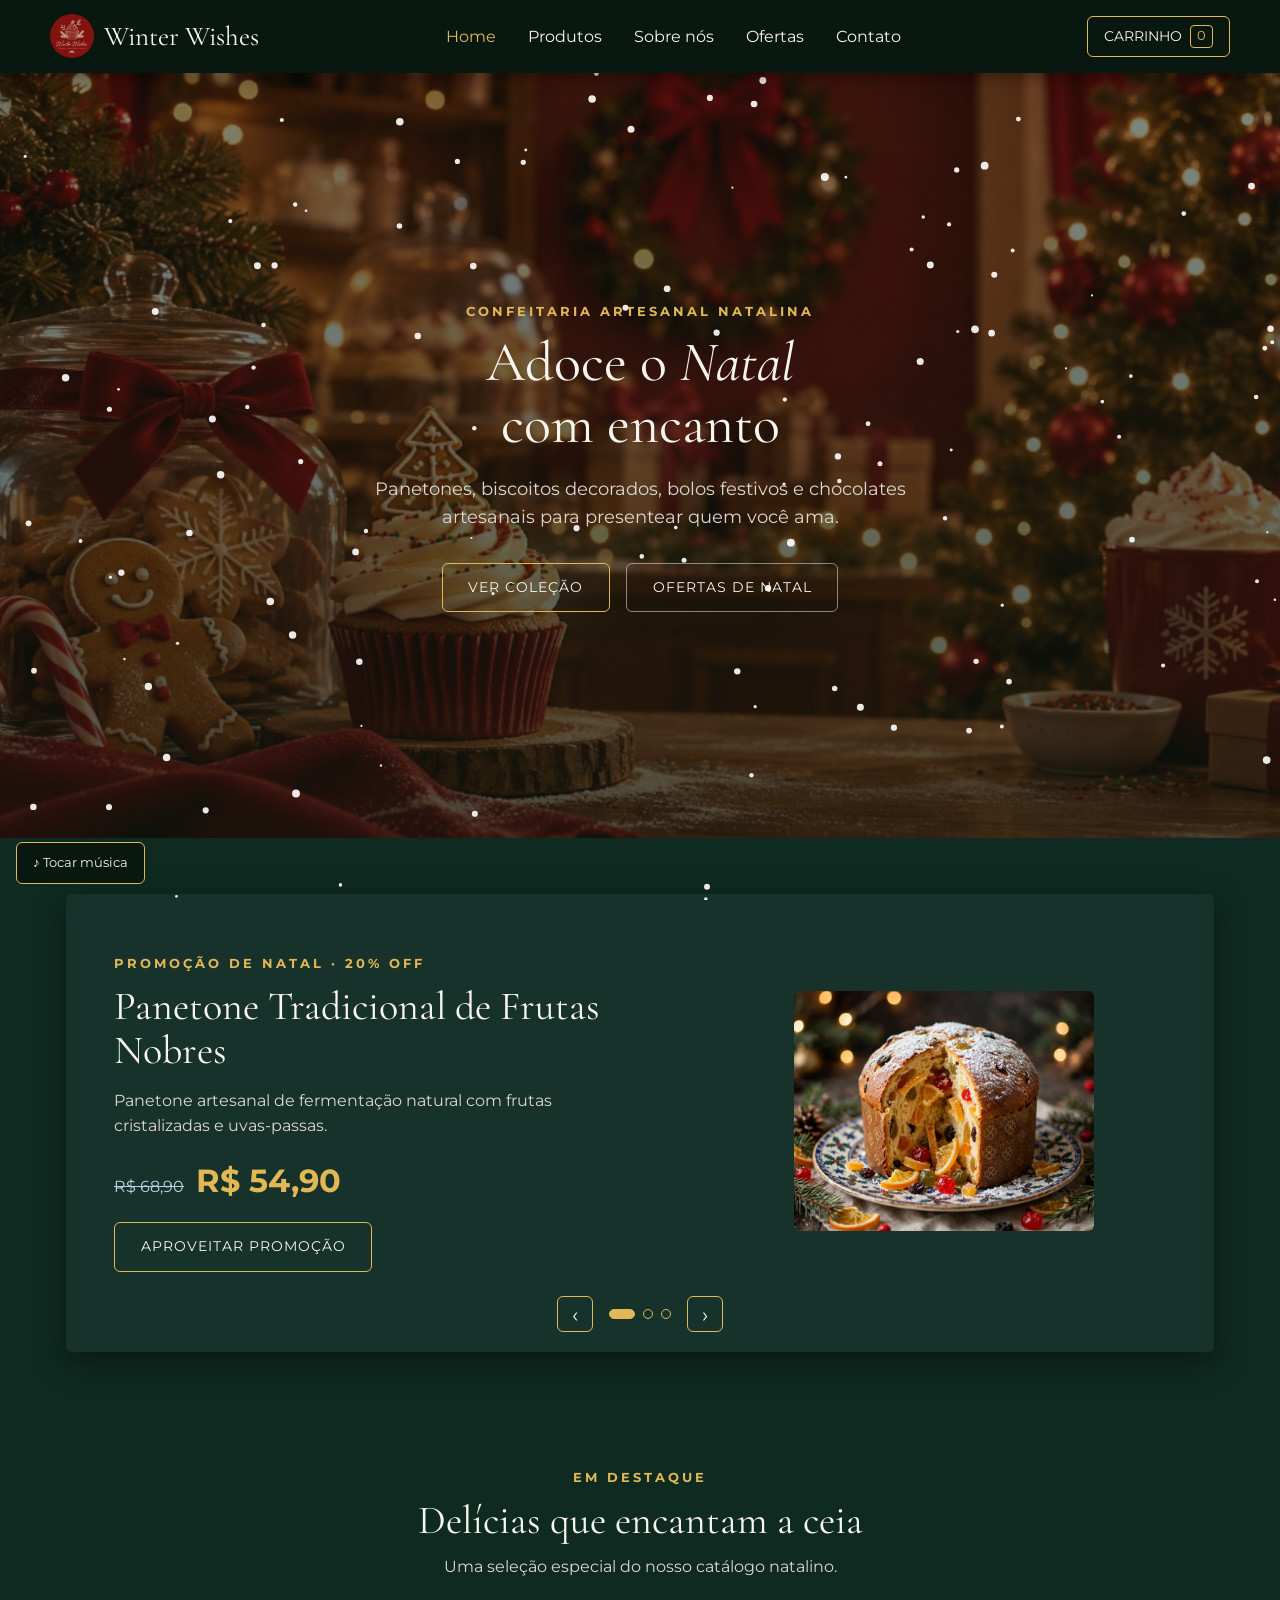
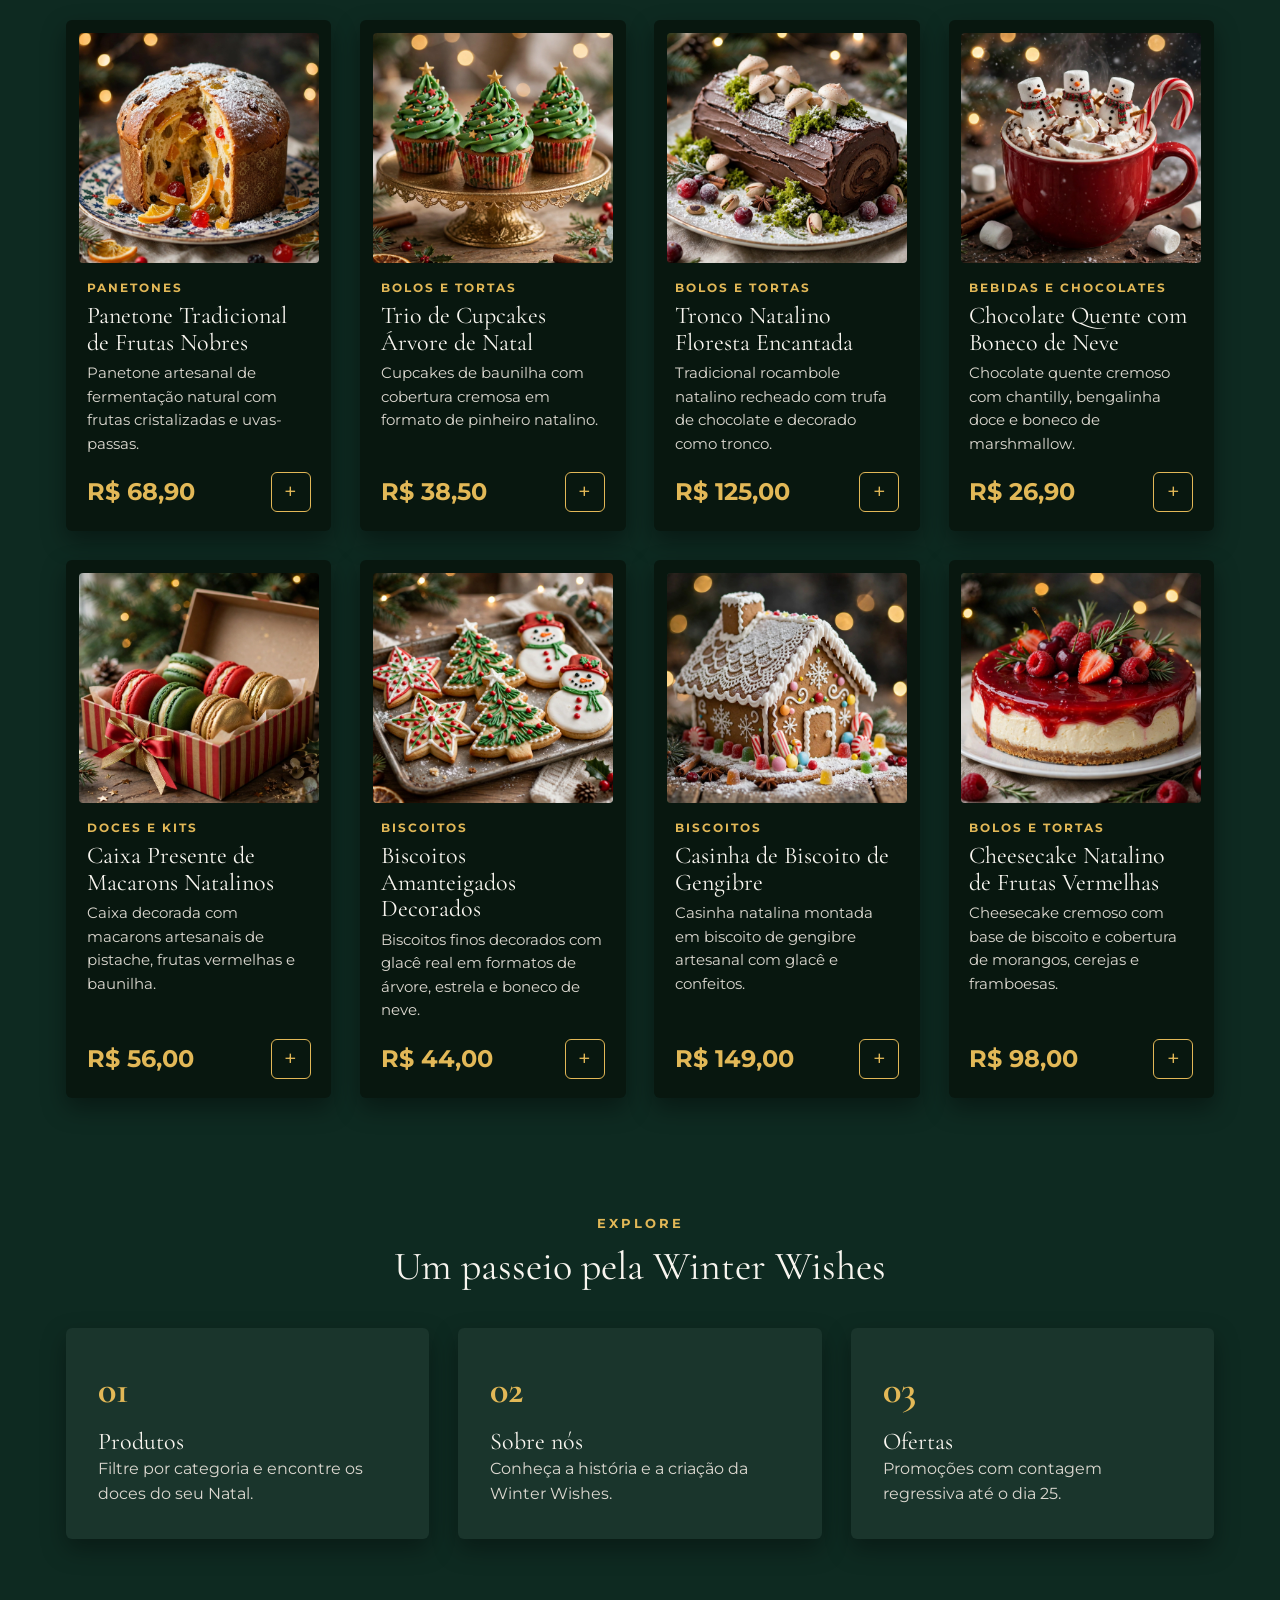
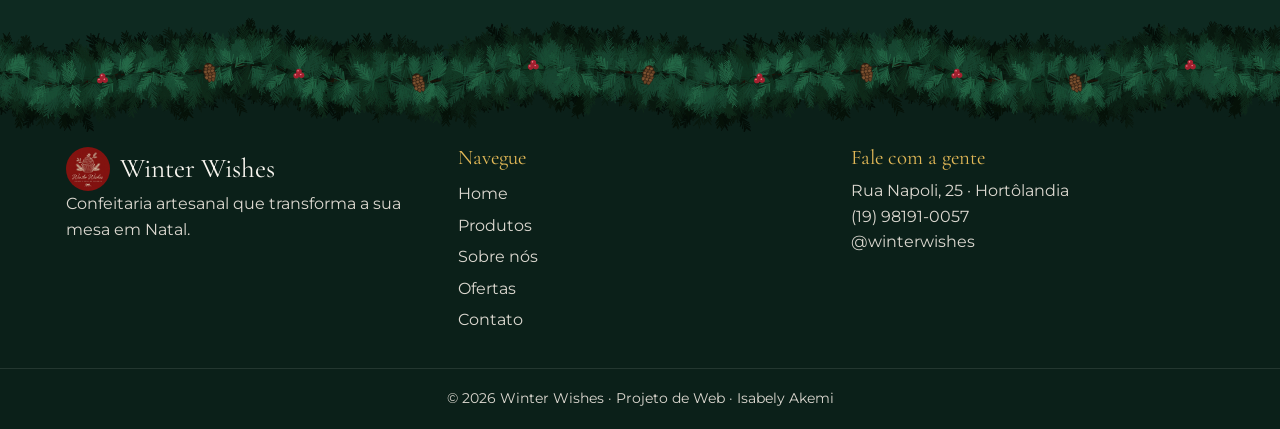
<file: index.html>
<!DOCTYPE html>
<html lang="pt-br">

<head>
  <meta charset="UTF-8">
  <meta name="viewport" content="width=device-width, initial-scale=1.0">
  <meta name="description"
    content="Winter Wishes: confeitaria artesanal natalina com panetones, bolos, biscoitos e kits.">
  <title>Winter Wishes | Home</title>
  <link rel="icon" href="img/favicon.png">
  <link rel="preconnect" href="https://fonts.googleapis.com">
  <link rel="preconnect" href="https://fonts.gstatic.com" crossorigin>
  <link
    href="https://fonts.googleapis.com/css2?family=Cormorant+Garamond:ital,wght@0,400;0,600;0,700;1,400;1,600&family=Montserrat:wght@300;400;500;600&display=swap"
    rel="stylesheet">
  <link rel="stylesheet" href="css/style.css">
  <link rel="stylesheet" href="css/responsivo.css">
</head>

<body>
  <header class="topo">
    <div class="container barra">
      <a href="index.html" class="logo" aria-label="Winter Wishes, página inicial"><img src="img/logo.png"
          alt="Logo Winter Wishes" class="logo-img">Winter Wishes</a>
      <nav class="menu" id="menu" aria-label="Menu principal">
        <a href="index.html" class="ativo">Home</a>
        <a href="produtos.html">Produtos</a>
        <a href="sobre.html">Sobre nós</a>
        <a href="ofertas.html">Ofertas</a>
        <a href="contato.html">Contato</a>
      </nav>
      <div class="acoes">
        <button class="btn-carrinho" id="abrir-carrinho" aria-label="Abrir carrinho">Carrinho <span
            id="qtd-carrinho">0</span></button>
        <button class="btn-menu" id="btn-menu" aria-label="Abrir menu"
          aria-expanded="false"><i></i><i></i><i></i></button>
      </div>
    </div>
  </header>
  <main>
    <section class="hero">
      <div class="hero-texto">
        <span class="selo">Confeitaria artesanal natalina</span>
        <h1>Adoce o <em>Natal</em><br>com encanto</h1>
        <p>Panetones, biscoitos decorados, bolos festivos e chocolates artesanais para presentear quem você ama.</p>
        <div class="hero-botoes">
          <a href="produtos.html" class="botao">Ver coleção</a>
          <a href="ofertas.html" class="botao vazado">Ofertas de Natal</a>
        </div>
      </div>
    </section>

    <section>
      <div class="container">
        <div class="slider" id="slider">
          <article class="slide ativo">
            <div class="slide-texto">
              <span class="selo">Promoção de Natal · 20% OFF</span>
              <h2>Panetone Tradicional de Frutas Nobres</h2>
              <p>Panetone artesanal de fermentação natural com frutas cristalizadas e uvas-passas.</p>
              <p class="slide-preco"><s>R$ 68,90</s> <strong>R$ 54,90</strong></p>
              <a href="produtos.html" class="botao">Aproveitar promoção</a>
            </div>
            <img src="img/produtos/panetone-tradicional-frutas.jpg" alt="Panetone Tradicional de Frutas Nobres"
              class="slide-foto">
          </article>
          <article class="slide">
            <div class="slide-texto">
              <span class="selo">Oferta Especial · 25% OFF</span>
              <h2>Tronco Natalino Floresta Encantada</h2>
              <p>Tradicional rocambole natalino recheado com trufa de chocolate e decorado como tronco.</p>
              <p class="slide-preco"><s>R$ 125,00</s> <strong>R$ 93,90</strong></p>
              <a href="produtos.html" class="botao">Aproveitar promoção</a>
            </div>
            <img src="img/produtos/tronco-natalino-chocolate.jpg" alt="Tronco Natalino Floresta Encantada"
              class="slide-foto">
          </article>
          <article class="slide">
            <div class="slide-texto">
              <span class="selo">Desconto Especial · 30% OFF</span>
              <h2>Casinha de Biscoito de Gengibre</h2>
              <p>Casinha natalina montada em biscoito de gengibre artesanal com glacê e confeitos.</p>
              <p class="slide-preco"><s>R$ 149,00</s> <strong>R$ 104,90</strong></p>
              <a href="produtos.html" class="botao">Aproveitar promoção</a>
            </div>
            <img src="img/produtos/casinha-biscoito-gengibre.jpg" alt="Casinha de Biscoito de Gengibre"
              class="slide-foto">
          </article>
          <div class="slider-controles">
            <button id="anterior" aria-label="Slide anterior">‹</button>
            <div class="pontos" id="pontos"></div>
            <button id="proximo" aria-label="Próximo slide">›</button>
          </div>
        </div>
      </div>
    </section>

    <section>
      <div class="container">
        <div class="cabecalho-secao revelar">
          <span class="selo">Em destaque</span>
          <h2>Delícias que encantam a ceia</h2>
          <p>Uma seleção especial do nosso catálogo natalino.</p>
        </div>
        <div class="grade-produtos" id="destaques"></div>
      </div>
    </section>

    <section>
      <div class="container">
        <div class="cabecalho-secao revelar">
          <span class="selo">Explore</span>
          <h2>Um passeio pela Winter Wishes</h2>
        </div>
        <div class="chamadas">
          <a href="produtos.html" class="chamada revelar"><b>01</b>
            <h3>Produtos</h3>
            <p>Filtre por categoria e encontre os doces do seu Natal.</p>
          </a>
          <a href="sobre.html" class="chamada revelar"><b>02</b>
            <h3>Sobre nós</h3>
            <p>Conheça a história e a criação da Winter Wishes.</p>
          </a>
          <a href="ofertas.html" class="chamada revelar"><b>03</b>
            <h3>Ofertas</h3>
            <p>Promoções com contagem regressiva até o dia 25.</p>
          </a>
        </div>
      </div>
    </section>
    <div class="modal" id="modal" hidden>
      <div class="modal-caixa" role="dialog" aria-modal="true" aria-labelledby="modal-nome">
        <button class="fechar" id="fechar-modal" aria-label="Fechar">×</button>
        <div class="modal-arte" id="modal-arte"></div>
        <div class="modal-info">
          <small id="modal-categoria"></small>
          <h2 id="modal-nome"></h2>
          <p id="modal-descricao"></p>
          <strong id="modal-preco"></strong>
          <button class="botao" id="modal-comprar">Adicionar ao carrinho</button>
        </div>
      </div>
    </div>
  </main>
  <footer class="rodape">
    <div class="container rodape-grade">
      <div>
        <a href="index.html" class="logo"><img src="img/logo.png" alt="Logo Winter Wishes" class="logo-img">Winter
          Wishes</a>
        <p>Confeitaria artesanal que transforma a sua mesa em Natal.</p>
      </div>
      <nav aria-label="Rodapé">
        <h3>Navegue</h3>
        <a href="index.html">Home</a>
        <a href="produtos.html">Produtos</a>
        <a href="sobre.html">Sobre nós</a>
        <a href="ofertas.html">Ofertas</a>
        <a href="contato.html">Contato</a>
      </nav>
      <div>
        <h3>Fale com a gente</h3>
        <p>Rua Napoli, 25 · Hortôlandia</p>
        <p>(19) 98191-0057</p>
        <p>@winterwishes</p>
      </div>
    </div>
    <p class="direitos">&copy; 2026 Winter Wishes · Projeto de Web · Isabely Akemi</p>
  </footer>
  <canvas id="neve" aria-hidden="true"></canvas>
  <button class="flutuante musica" id="btn-musica" aria-label="Ligar ou desligar a música">♪ Tocar música</button>
  <button class="flutuante topo-btn" id="topo" aria-label="Voltar ao topo">↑</button>
  <script src="js/produtos.js"></script>
  <script src="js/script.js"></script>
</body>

</html>
</file>
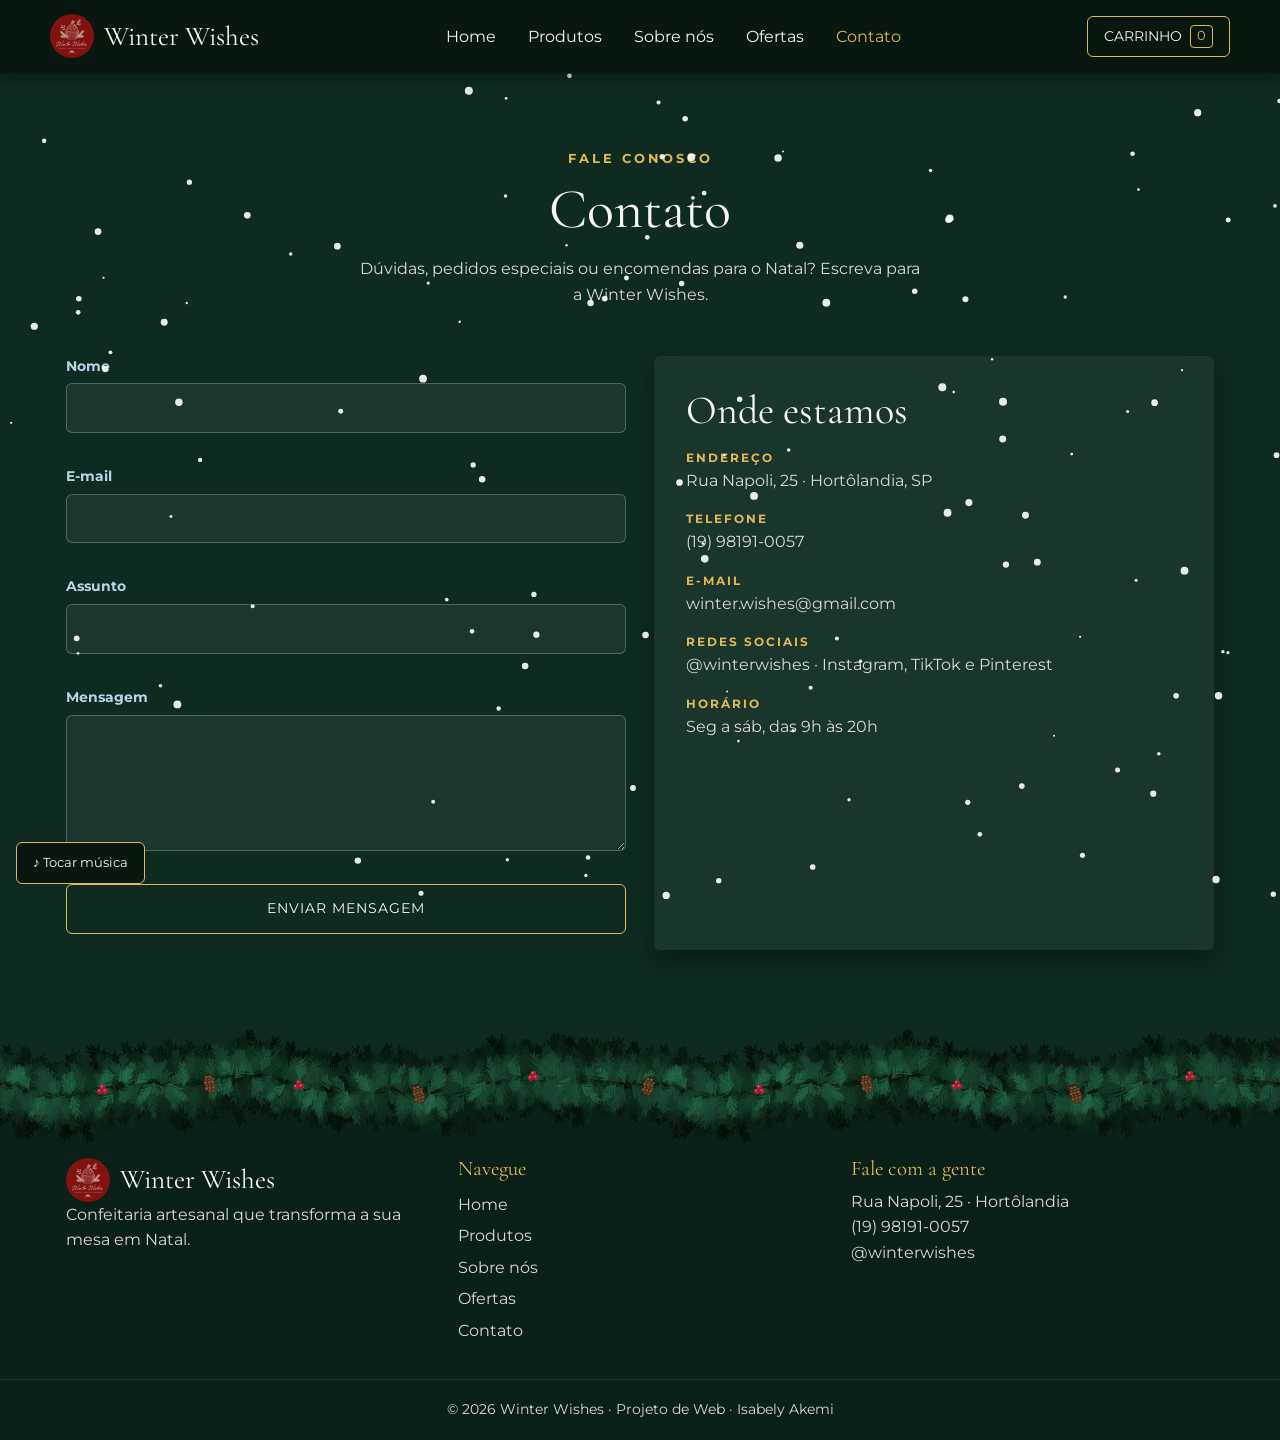
<file: contato.html>
<!DOCTYPE html>
<html lang="pt-br">

<head>
  <meta charset="UTF-8">
  <meta name="viewport" content="width=device-width, initial-scale=1.0">
  <meta name="description"
    content="Winter Wishes: confeitaria artesanal natalina com panetones, bolos, biscoitos e kits.">
  <title>Winter Wishes | Contato</title>
  <link rel="icon" href="img/favicon.png">
  <link rel="preconnect" href="https://fonts.googleapis.com">
  <link rel="preconnect" href="https://fonts.gstatic.com" crossorigin>
  <link
    href="https://fonts.googleapis.com/css2?family=Cormorant+Garamond:ital,wght@0,400;0,600;0,700;1,400;1,600&family=Montserrat:wght@300;400;500;600&display=swap"
    rel="stylesheet">
  <link rel="stylesheet" href="css/style.css">
  <link rel="stylesheet" href="css/responsivo.css">
</head>

<body>
  <header class="topo">
    <div class="container barra">
      <a href="index.html" class="logo" aria-label="Winter Wishes, página inicial"><img src="img/logo.png"
          alt="Logo Winter Wishes" class="logo-img">Winter Wishes</a>
      <nav class="menu" id="menu" aria-label="Menu principal">
        <a href="index.html">Home</a>
        <a href="produtos.html">Produtos</a>
        <a href="sobre.html">Sobre nós</a>
        <a href="ofertas.html">Ofertas</a>
        <a href="contato.html" class="ativo">Contato</a>
      </nav>
      <div class="acoes">
        <button class="btn-carrinho" id="abrir-carrinho" aria-label="Abrir carrinho">Carrinho <span
            id="qtd-carrinho">0</span></button>
        <button class="btn-menu" id="btn-menu" aria-label="Abrir menu"
          aria-expanded="false"><i></i><i></i><i></i></button>
      </div>
    </div>
  </header>
  <main>
    <section class="pagina-topo">
      <div class="container">
        <span class="selo">Fale conosco</span>
        <h1>Contato</h1>
        <p>Dúvidas, pedidos especiais ou encomendas para o Natal? Escreva para a Winter Wishes.</p>
      </div>
    </section>
    <section class="sem-topo">
      <div class="container duas-colunas">
        <form id="form-contato" class="formulario" novalidate>
          <label class="campo">Nome<input type="text" id="nome" autocomplete="name"><small class="erro"
              data-erro="nome"></small></label>
          <label class="campo">E-mail<input type="email" id="email" autocomplete="email"><small class="erro"
              data-erro="email"></small></label>
          <label class="campo">Assunto<input type="text" id="assunto"><small class="erro"
              data-erro="assunto"></small></label>
          <label class="campo">Mensagem<textarea id="mensagem" rows="5"></textarea><small class="erro"
              data-erro="mensagem"></small></label>
          <button class="botao" type="submit">Enviar mensagem</button>
          <p class="mensagem-form" id="mensagem-form" aria-live="polite"></p>
        </form>
        <aside class="info-contato revelar">
          <h2>Onde estamos</h2>
          <p><b>Endereço</b>Rua Napoli, 25 · Hortôlandia, SP</p>
          <p><b>Telefone</b>(19) 98191-0057</p>
          <p><b>E-mail</b>winter.wishes@gmail.com</p>
          <p><b>Redes sociais</b>@winterwishes · Instagram, TikTok e Pinterest</p>
          <p><b>Horário</b>Seg a sáb, das 9h às 20h</p>
        </aside>
      </div>
    </section>
  </main>
  <footer class="rodape">
    <div class="container rodape-grade">
      <div>
        <a href="index.html" class="logo"><img src="img/logo.png" alt="Logo Winter Wishes" class="logo-img">Winter
          Wishes</a>
        <p>Confeitaria artesanal que transforma a sua mesa em Natal.</p>
      </div>
      <nav aria-label="Rodapé">
        <h3>Navegue</h3>
        <a href="index.html">Home</a>
        <a href="produtos.html">Produtos</a>
        <a href="sobre.html">Sobre nós</a>
        <a href="ofertas.html">Ofertas</a>
        <a href="contato.html">Contato</a>
      </nav>
      <div>
        <h3>Fale com a gente</h3>
        <p>Rua Napoli, 25 · Hortôlandia</p>
        <p>(19) 98191-0057</p>
        <p>@winterwishes</p>
      </div>
    </div>
    <p class="direitos">&copy; 2026 Winter Wishes · Projeto de Web · Isabely Akemi</p>
  </footer>
  <canvas id="neve" aria-hidden="true"></canvas>
  <button class="flutuante musica" id="btn-musica" aria-label="Ligar ou desligar a música">♪ Tocar música</button>
  <button class="flutuante topo-btn" id="topo" aria-label="Voltar ao topo">↑</button>
  <script src="js/produtos.js"></script>
  <script src="js/script.js"></script>
</body>

</html>
</file>
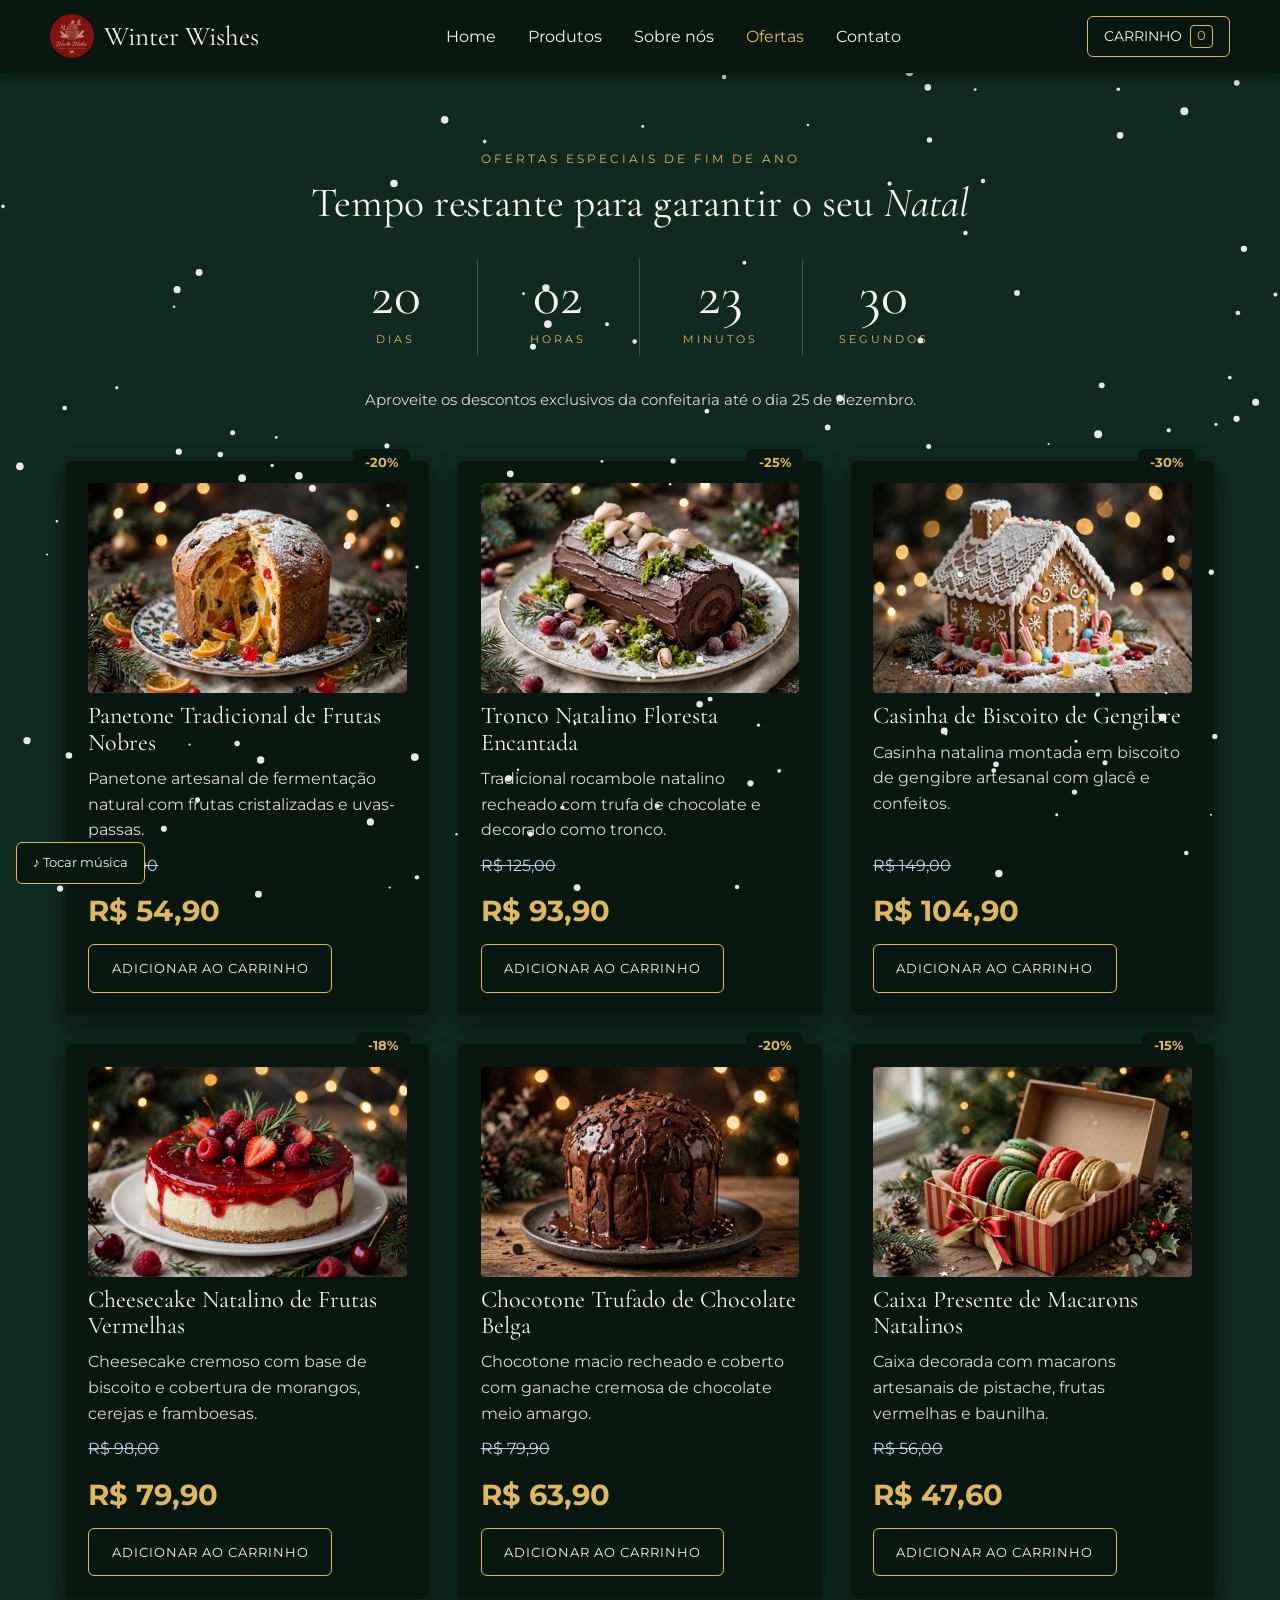
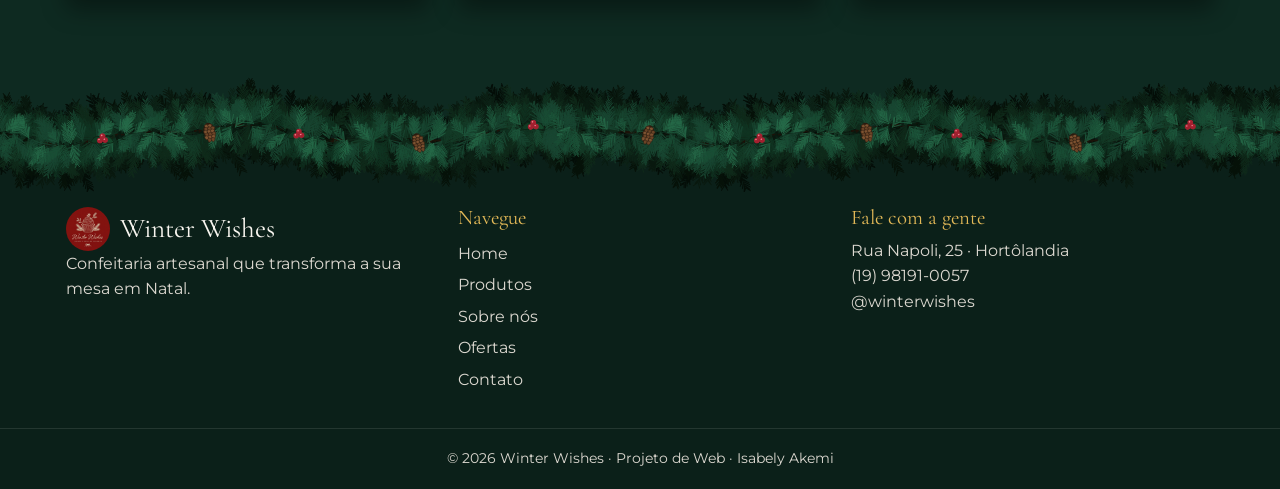
<file: ofertas.html>
<!DOCTYPE html>
<html lang="pt-br">

<head>
  <meta charset="UTF-8">
  <meta name="viewport" content="width=device-width, initial-scale=1.0">
  <meta name="description"
    content="Winter Wishes: confeitaria artesanal natalina com panetones, bolos, biscoitos e kits.">
  <title>Winter Wishes | Ofertas</title>
  <link rel="icon" href="img/favicon.png">
  <link rel="preconnect" href="https://fonts.googleapis.com">
  <link rel="preconnect" href="https://fonts.gstatic.com" crossorigin>
  <link
    href="https://fonts.googleapis.com/css2?family=Cormorant+Garamond:ital,wght@0,400;0,600;0,700;1,400;1,600&family=Montserrat:wght@300;400;500;600&display=swap"
    rel="stylesheet">
  <link rel="stylesheet" href="css/style.css">
  <link rel="stylesheet" href="css/responsivo.css">
</head>

<body>
  <header class="topo">
    <div class="container barra">
      <a href="index.html" class="logo" aria-label="Winter Wishes, página inicial"><img src="img/logo.png"
          alt="Logo Winter Wishes" class="logo-img">Winter Wishes</a>
      <nav class="menu" id="menu" aria-label="Menu principal">
        <a href="index.html">Home</a>
        <a href="produtos.html">Produtos</a>
        <a href="sobre.html">Sobre nós</a>
        <a href="ofertas.html" class="ativo">Ofertas</a>
        <a href="contato.html">Contato</a>
      </nav>
      <div class="acoes">
        <button class="btn-carrinho" id="abrir-carrinho" aria-label="Abrir carrinho">Carrinho <span
            id="qtd-carrinho">0</span></button>
        <button class="btn-menu" id="btn-menu" aria-label="Abrir menu"
          aria-expanded="false"><i></i><i></i><i></i></button>
      </div>
    </div>
  </header>
  <main>
    <section class="pagina-topo">
      <div class="container">
        <div class="bloco-contagem">
          <span class="selo-contagem">Ofertas especiais de fim de ano</span>
          <h1 class="titulo-contagem">Tempo restante para garantir o seu <em>Natal</em></h1>
          <div class="contagem" id="contagem">
            <div class="tempo"><b id="c-dias">00</b><span>dias</span></div>
            <div class="tempo"><b id="c-horas">00</b><span>horas</span></div>
            <div class="tempo"><b id="c-min">00</b><span>minutos</span></div>
            <div class="tempo"><b id="c-seg">00</b><span>segundos</span></div>
          </div>
          <p class="legenda-contagem">Aproveite os descontos exclusivos da confeitaria até o dia 25 de dezembro.</p>
        </div>
      </div>
    </section>
    <section class="sem-topo">
      <div class="container">
        <div class="ofertas">
          <article class="oferta revelar">
            <span class="etiqueta">-20%</span>
            <img src="img/produtos/panetone-tradicional-frutas.jpg" alt="Panetone Tradicional de Frutas Nobres"
              class="oferta-foto" data-detalhe="1" tabindex="0" role="button">
            <h3 data-detalhe="1">Panetone Tradicional de Frutas Nobres</h3>
            <p>Panetone artesanal de fermentação natural com frutas cristalizadas e uvas-passas.</p>
            <s>R$ 68,90</s>
            <strong>R$ 54,90</strong>
            <button class="botao btn-comprar" data-id="1">Adicionar ao carrinho</button>
          </article>
          <article class="oferta revelar">
            <span class="etiqueta">-25%</span>
            <img src="img/produtos/tronco-natalino-chocolate.jpg" alt="Tronco Natalino Floresta Encantada"
              class="oferta-foto" data-detalhe="4" tabindex="0" role="button">
            <h3 data-detalhe="4">Tronco Natalino Floresta Encantada</h3>
            <p>Tradicional rocambole natalino recheado com trufa de chocolate e decorado como tronco.</p>
            <s>R$ 125,00</s>
            <strong>R$ 93,90</strong>
            <button class="botao btn-comprar" data-id="4">Adicionar ao carrinho</button>
          </article>
          <article class="oferta revelar">
            <span class="etiqueta">-30%</span>
            <img src="img/produtos/casinha-biscoito-gengibre.jpg" alt="Casinha de Biscoito de Gengibre"
              class="oferta-foto" data-detalhe="10" tabindex="0" role="button">
            <h3 data-detalhe="10">Casinha de Biscoito de Gengibre</h3>
            <p>Casinha natalina montada em biscoito de gengibre artesanal com glacê e confeitos.</p>
            <s>R$ 149,00</s>
            <strong>R$ 104,90</strong>
            <button class="botao btn-comprar" data-id="10">Adicionar ao carrinho</button>
          </article>
          <article class="oferta revelar">
            <span class="etiqueta">-18%</span>
            <img src="img/produtos/cheesecake-frutas-vermelhas.jpg" alt="Cheesecake Natalino de Frutas Vermelhas"
              class="oferta-foto" data-detalhe="12" tabindex="0" role="button">
            <h3 data-detalhe="12">Cheesecake Natalino de Frutas Vermelhas</h3>
            <p>Cheesecake cremoso com base de biscoito e cobertura de morangos, cerejas e framboesas.</p>
            <s>R$ 98,00</s>
            <strong>R$ 79,90</strong>
            <button class="botao btn-comprar" data-id="12">Adicionar ao carrinho</button>
          </article>
          <article class="oferta revelar">
            <span class="etiqueta">-20%</span>
            <img src="img/produtos/chocotone-trufado-belga.jpg" alt="Chocotone Trufado de Chocolate Belga"
              class="oferta-foto" data-detalhe="28" tabindex="0" role="button">
            <h3 data-detalhe="28">Chocotone Trufado de Chocolate Belga</h3>
            <p>Chocotone macio recheado e coberto com ganache cremosa de chocolate meio amargo.</p>
            <s>R$ 79,90</s>
            <strong>R$ 63,90</strong>
            <button class="botao btn-comprar" data-id="28">Adicionar ao carrinho</button>
          </article>
          <article class="oferta revelar">
            <span class="etiqueta">-15%</span>
            <img src="img/produtos/caixa-macarons-natalinos.jpg" alt="Caixa Presente de Macarons Natalinos"
              class="oferta-foto" data-detalhe="7" tabindex="0" role="button">
            <h3 data-detalhe="7">Caixa Presente de Macarons Natalinos</h3>
            <p>Caixa decorada com macarons artesanais de pistache, frutas vermelhas e baunilha.</p>
            <s>R$ 56,00</s>
            <strong>R$ 47,60</strong>
            <button class="botao btn-comprar" data-id="7">Adicionar ao carrinho</button>
          </article>
        </div>
      </div>
    </section>
    <div class="modal" id="modal" hidden>
      <div class="modal-caixa" role="dialog" aria-modal="true" aria-labelledby="modal-nome">
        <button class="fechar" id="fechar-modal" aria-label="Fechar">×</button>
        <div class="modal-arte" id="modal-arte"></div>
        <div class="modal-info">
          <small id="modal-categoria"></small>
          <h2 id="modal-nome"></h2>
          <p id="modal-descricao"></p>
          <strong id="modal-preco"></strong>
          <button class="botao" id="modal-comprar">Adicionar ao carrinho</button>
        </div>
      </div>
    </div>
  </main>
  <footer class="rodape">
    <div class="container rodape-grade">
      <div>
        <a href="index.html" class="logo"><img src="img/logo.png" alt="Logo Winter Wishes" class="logo-img">Winter
          Wishes</a>
        <p>Confeitaria artesanal que transforma a sua mesa em Natal.</p>
      </div>
      <nav aria-label="Rodapé">
        <h3>Navegue</h3>
        <a href="index.html">Home</a>
        <a href="produtos.html">Produtos</a>
        <a href="sobre.html">Sobre nós</a>
        <a href="ofertas.html">Ofertas</a>
        <a href="contato.html">Contato</a>
      </nav>
      <div>
        <h3>Fale com a gente</h3>
        <p>Rua Napoli, 25 · Hortôlandia</p>
        <p>(19) 98191-0057</p>
        <p>@winterwishes</p>
      </div>
    </div>
    <p class="direitos">&copy; 2026 Winter Wishes · Projeto de Web · Isabely Akemi</p>
  </footer>
  <canvas id="neve" aria-hidden="true"></canvas>
  <button class="flutuante musica" id="btn-musica" aria-label="Ligar ou desligar a música">♪ Tocar música</button>
  <button class="flutuante topo-btn" id="topo" aria-label="Voltar ao topo">↑</button>
  <script src="js/produtos.js"></script>
  <script src="js/script.js"></script>
</body>

</html>
</file>
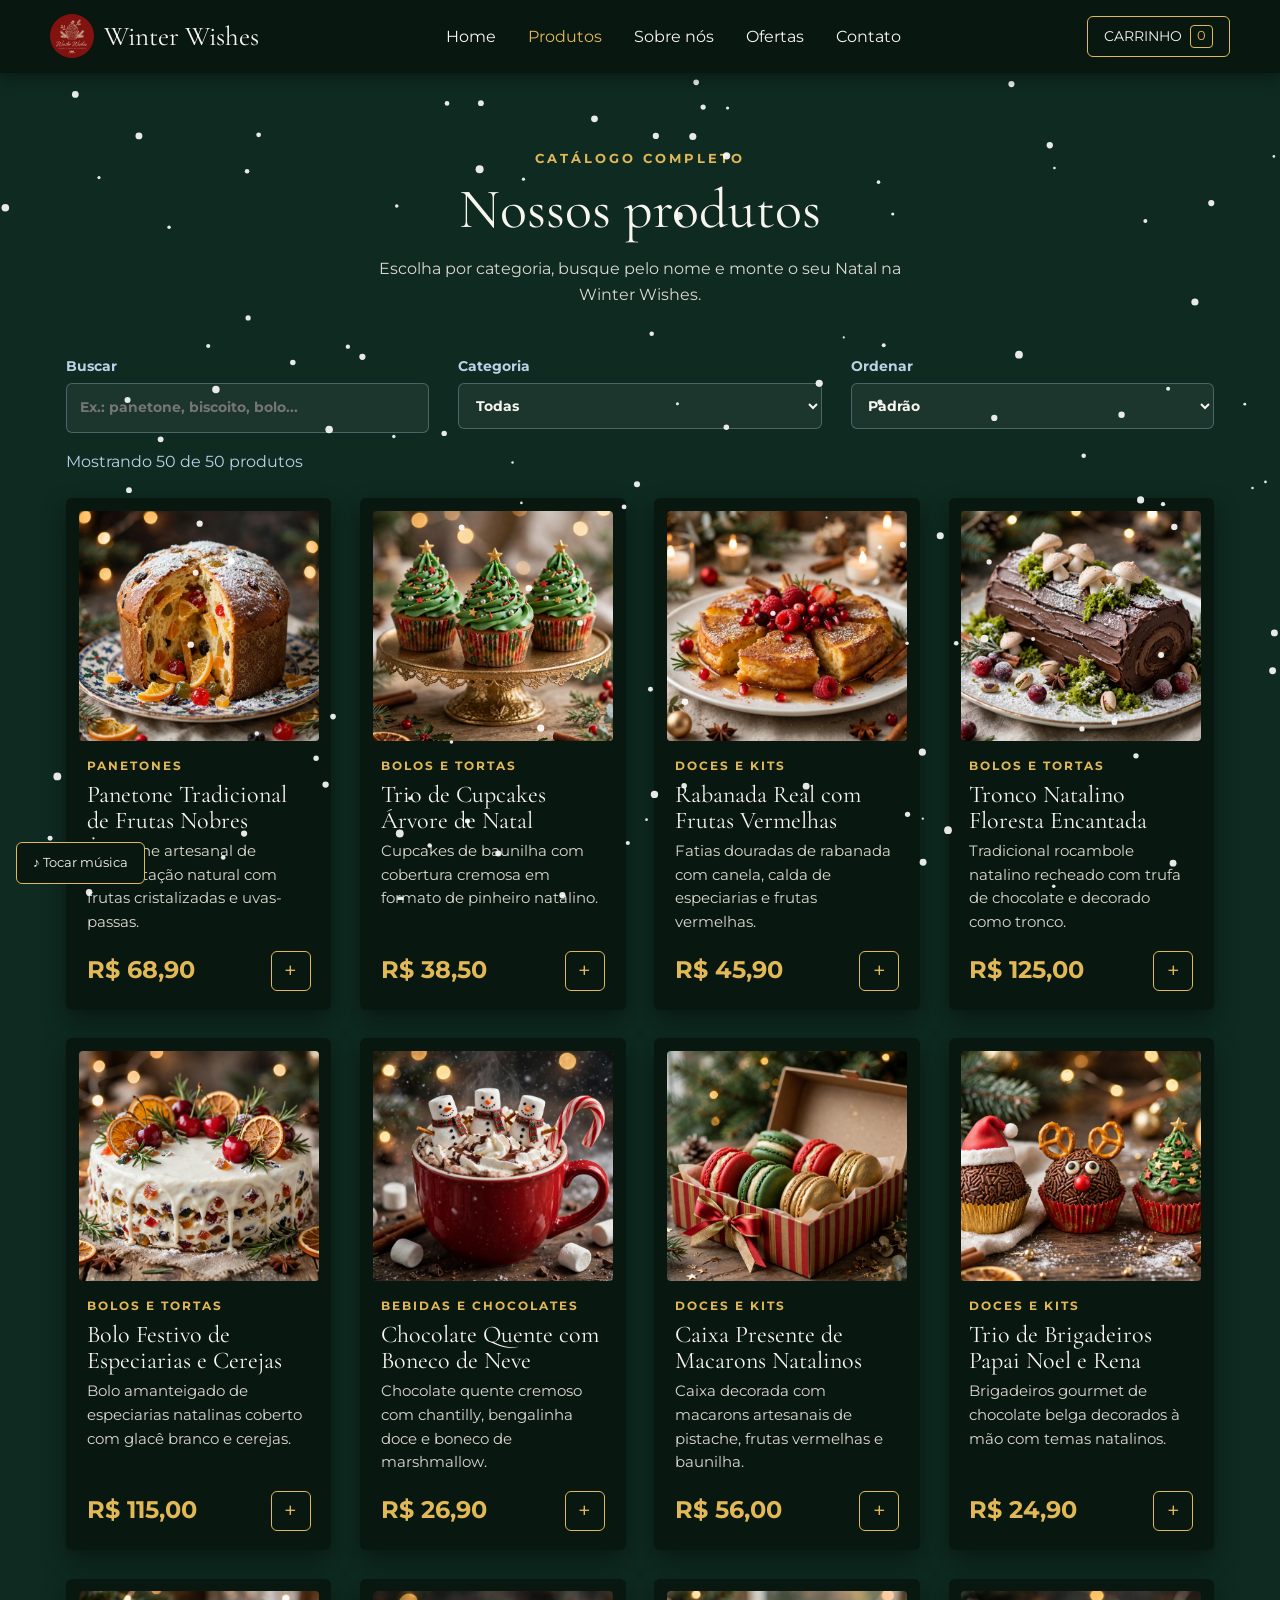
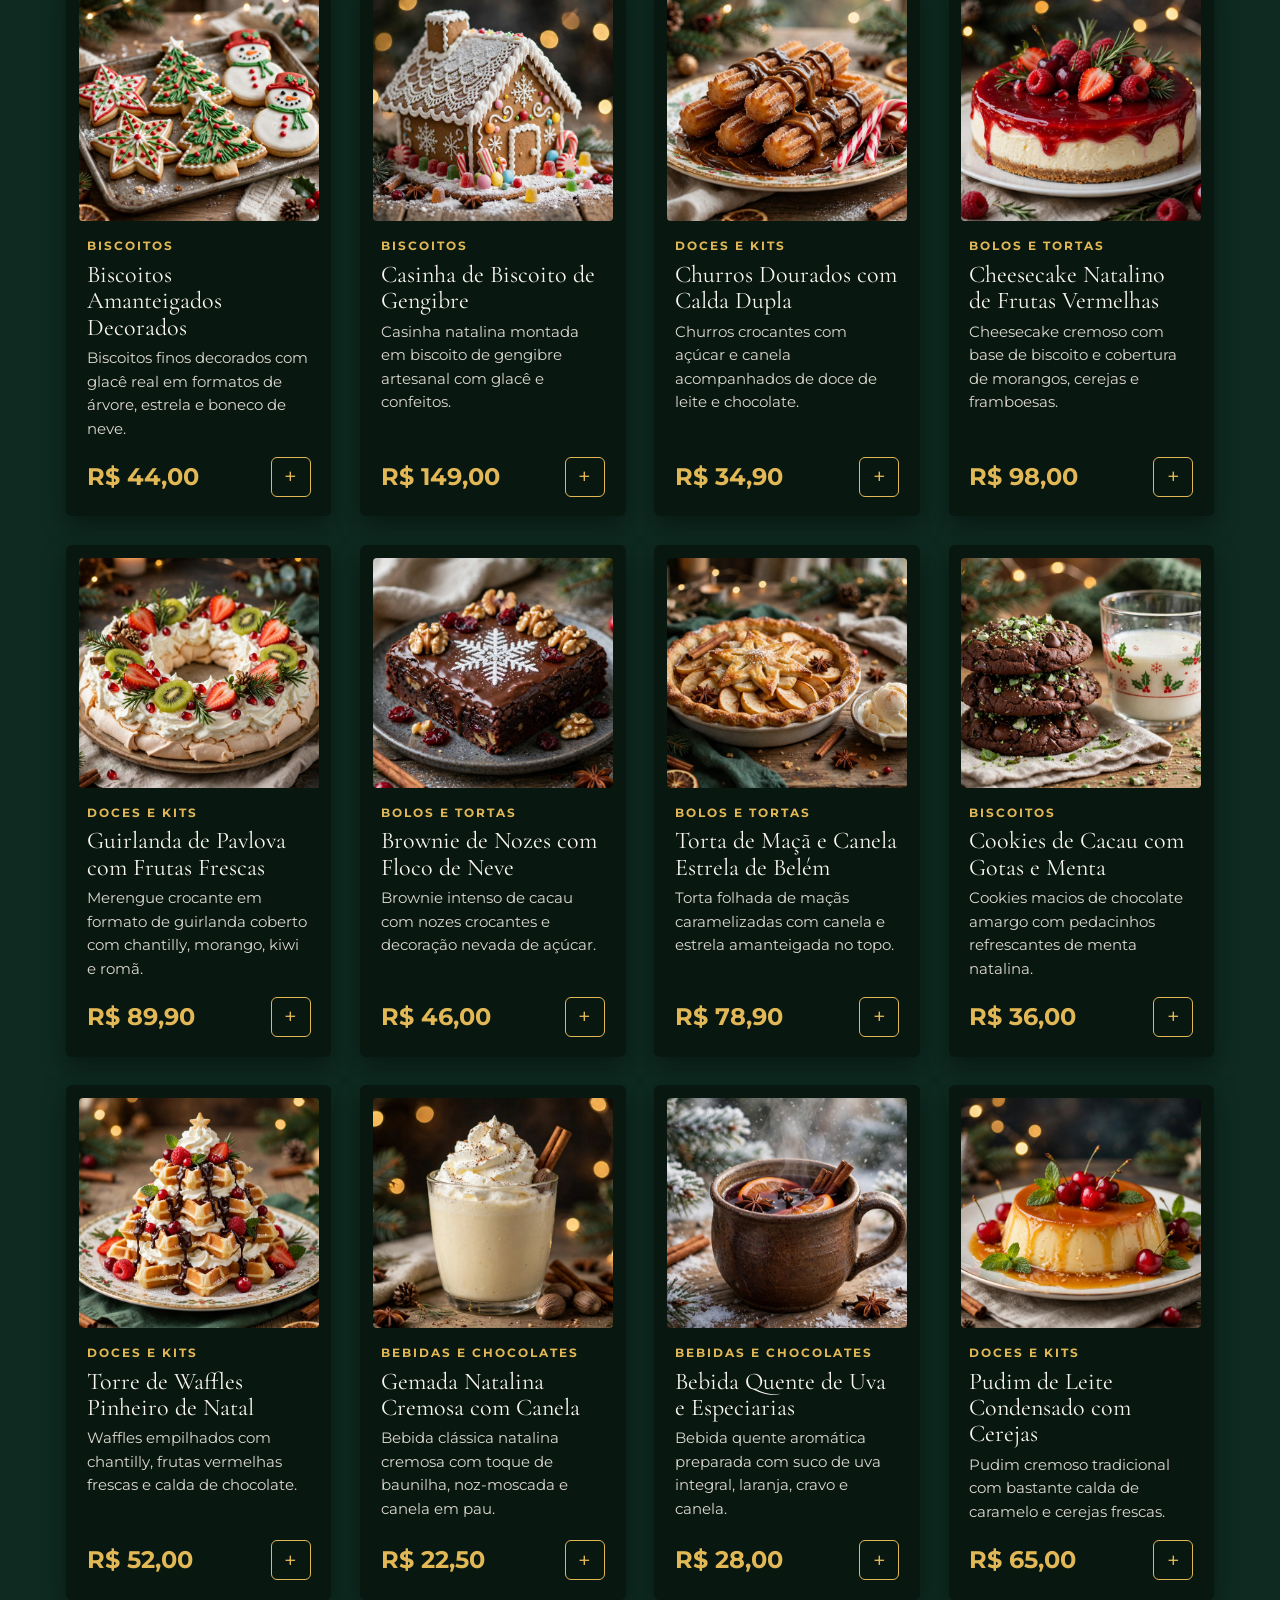
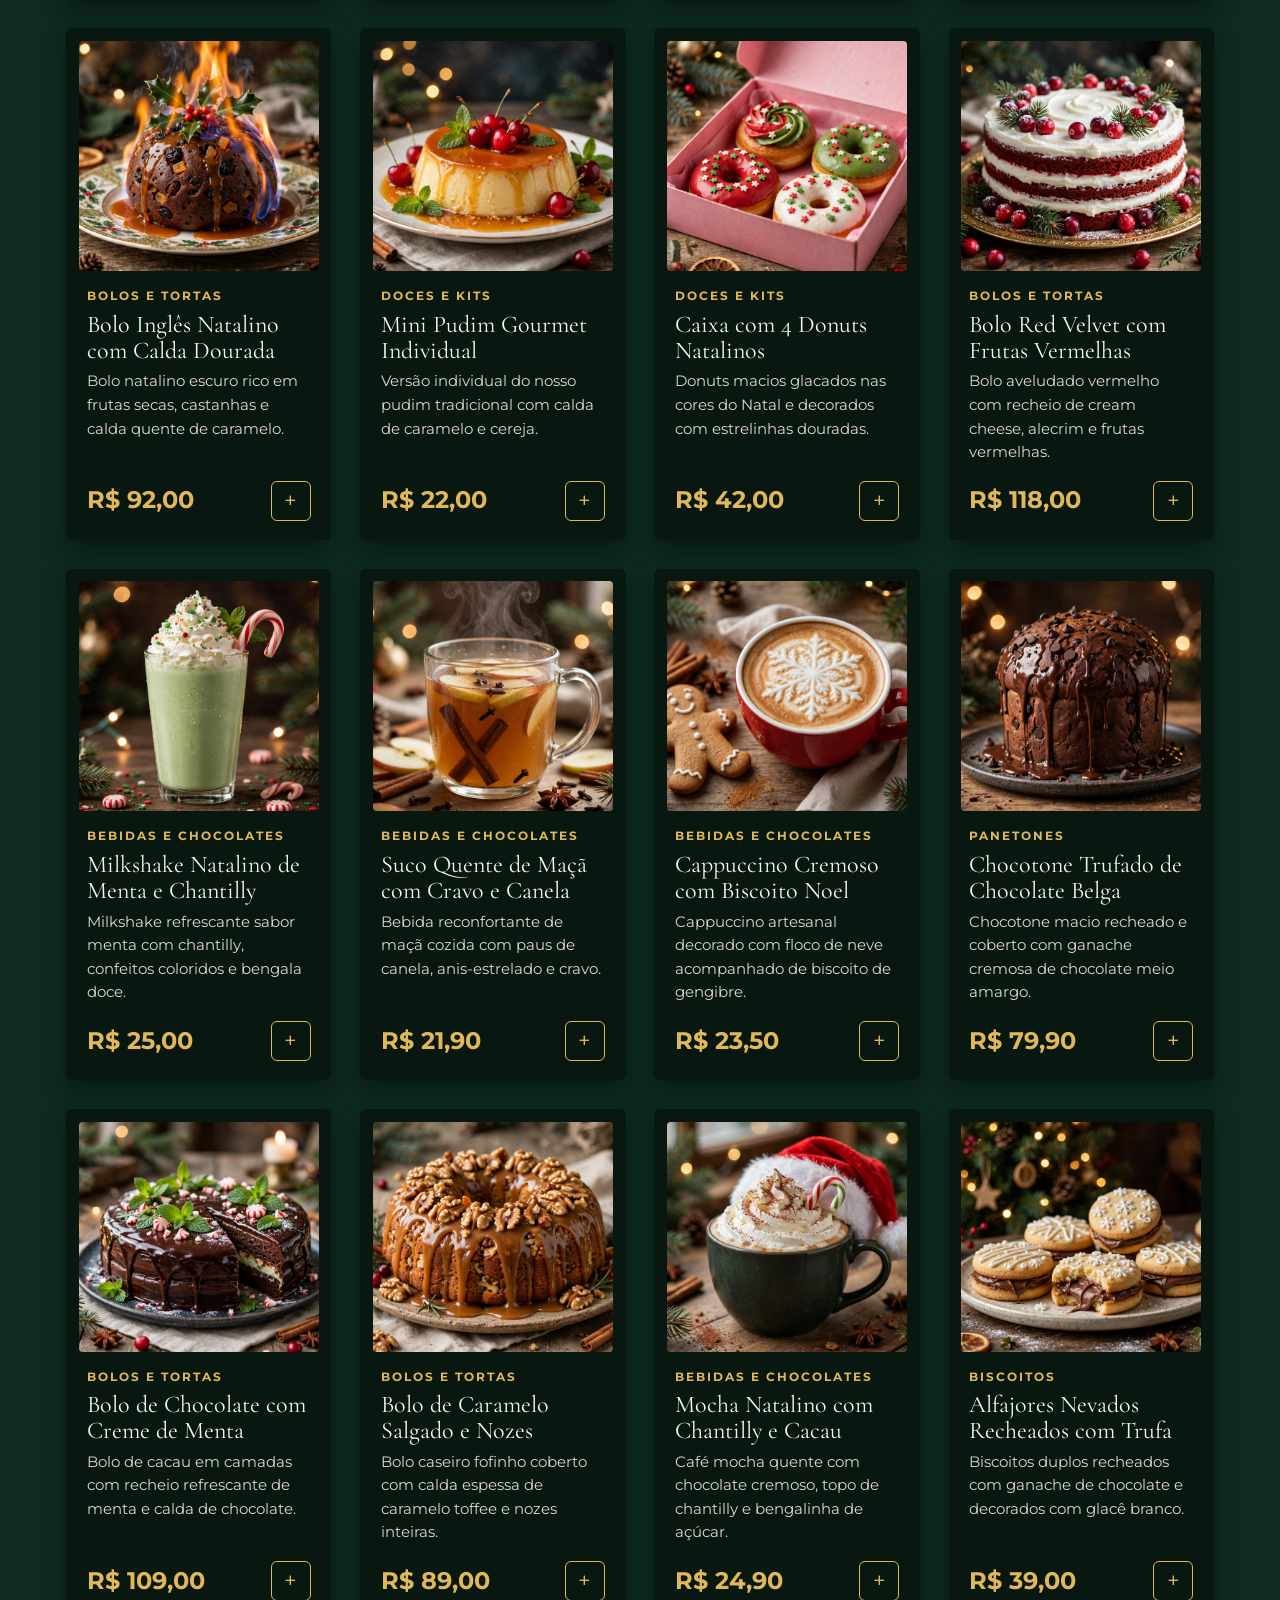
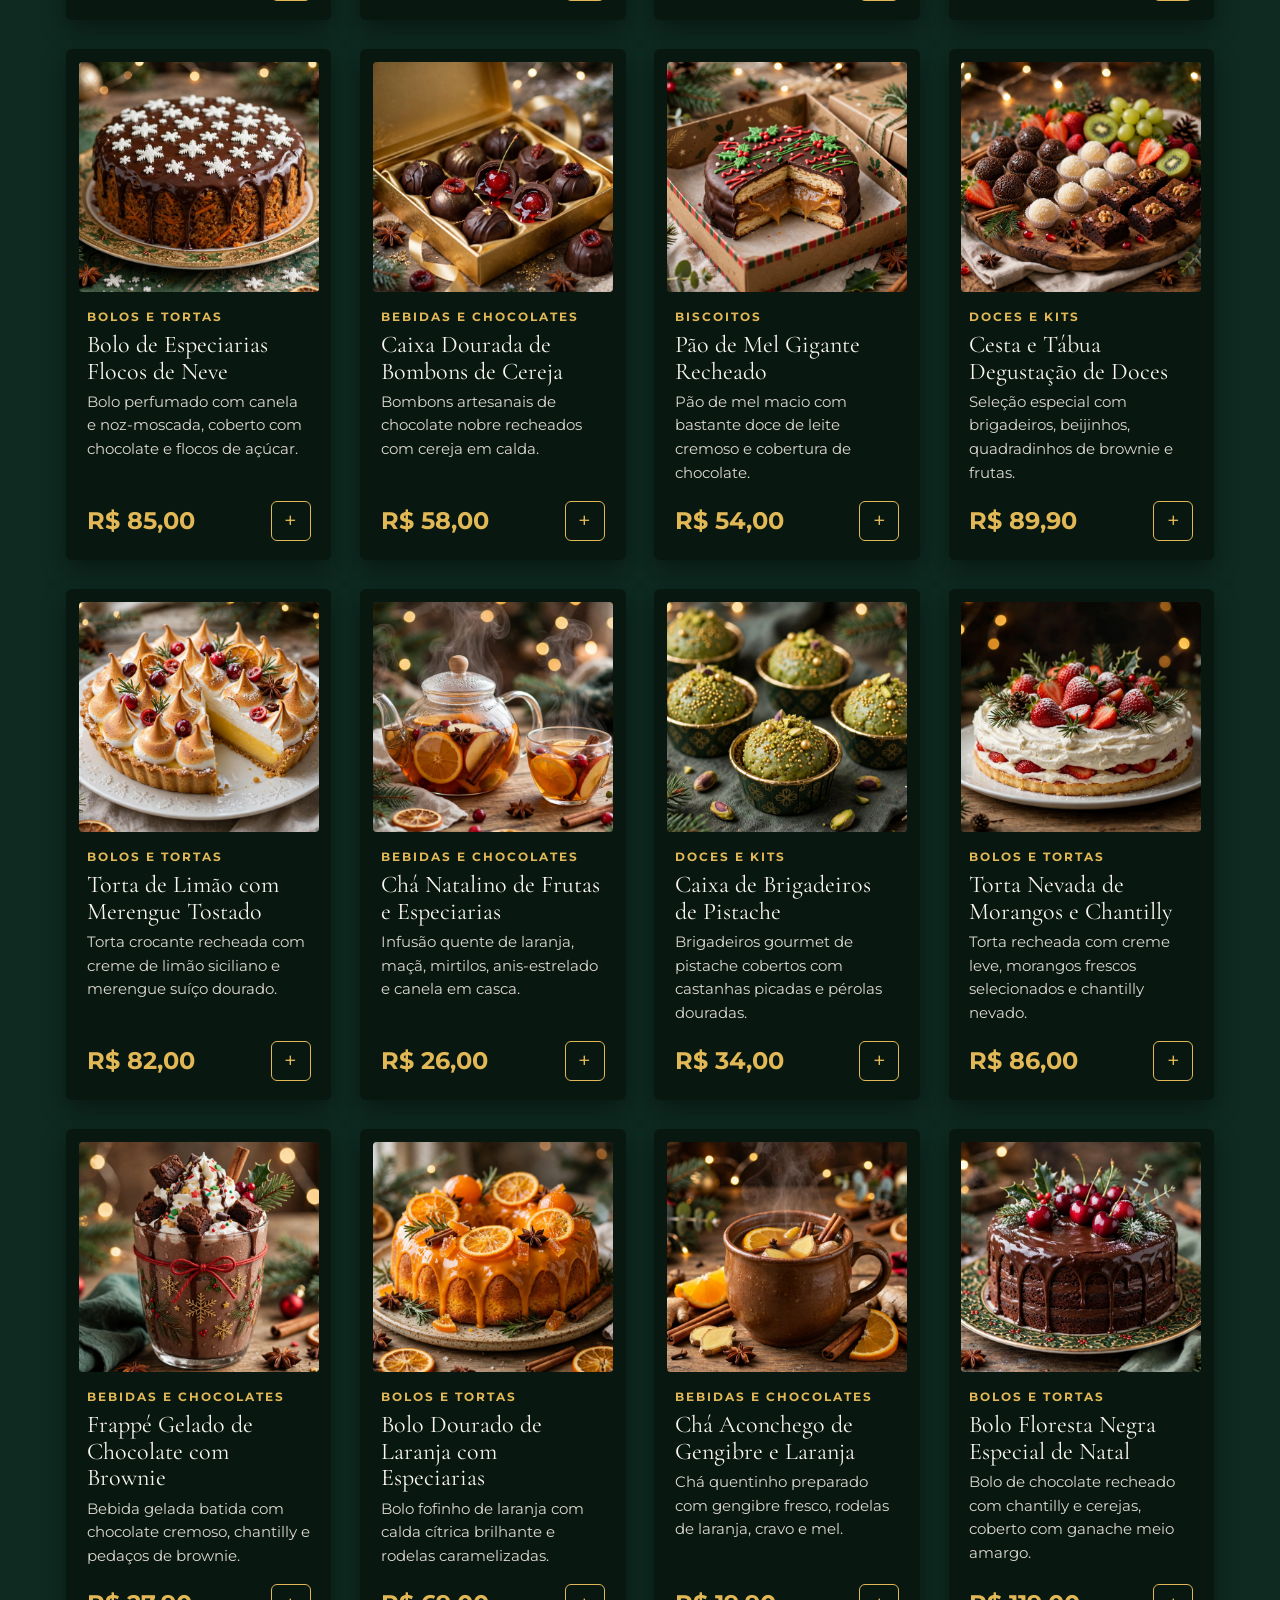
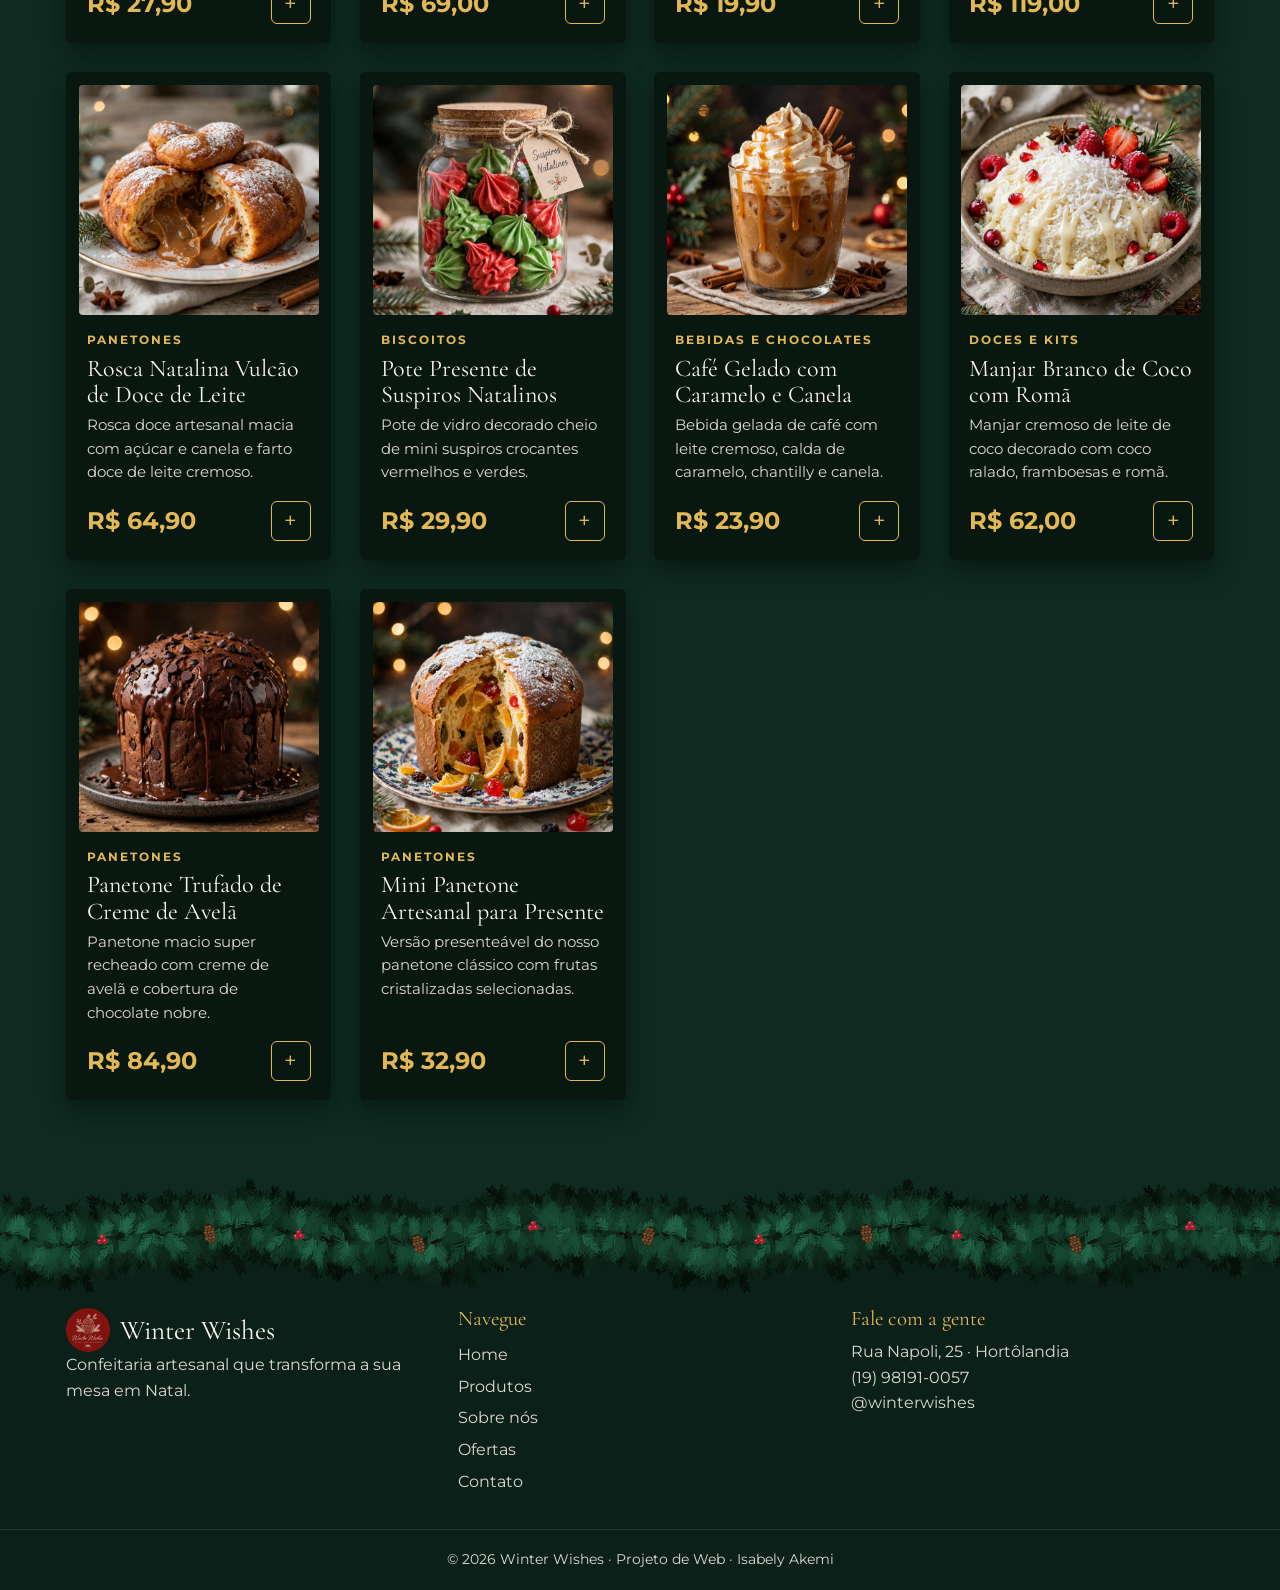
<file: produtos.html>
<!DOCTYPE html>
<html lang="pt-br">

<head>
  <meta charset="UTF-8">
  <meta name="viewport" content="width=device-width, initial-scale=1.0">
  <meta name="description"
    content="Winter Wishes: confeitaria artesanal natalina com panetones, bolos, biscoitos e kits.">
  <title>Winter Wishes | Produtos</title>
  <link rel="icon" href="img/favicon.png">
  <link rel="preconnect" href="https://fonts.googleapis.com">
  <link rel="preconnect" href="https://fonts.gstatic.com" crossorigin>
  <link
    href="https://fonts.googleapis.com/css2?family=Cormorant+Garamond:ital,wght@0,400;0,600;0,700;1,400;1,600&family=Montserrat:wght@300;400;500;600&display=swap"
    rel="stylesheet">
  <link rel="stylesheet" href="css/style.css">
  <link rel="stylesheet" href="css/responsivo.css">
</head>

<body>
  <header class="topo">
    <div class="container barra">
      <a href="index.html" class="logo" aria-label="Winter Wishes, página inicial"><img src="img/logo.png"
          alt="Logo Winter Wishes" class="logo-img">Winter Wishes</a>
      <nav class="menu" id="menu" aria-label="Menu principal">
        <a href="index.html">Home</a>
        <a href="produtos.html" class="ativo">Produtos</a>
        <a href="sobre.html">Sobre nós</a>
        <a href="ofertas.html">Ofertas</a>
        <a href="contato.html">Contato</a>
      </nav>
      <div class="acoes">
        <button class="btn-carrinho" id="abrir-carrinho" aria-label="Abrir carrinho">Carrinho <span
            id="qtd-carrinho">0</span></button>
        <button class="btn-menu" id="btn-menu" aria-label="Abrir menu"
          aria-expanded="false"><i></i><i></i><i></i></button>
      </div>
    </div>
  </header>
  <main>
    <section class="pagina-topo">
      <div class="container">
        <span class="selo">Catálogo completo</span>
        <h1>Nossos produtos</h1>
        <p>Escolha por categoria, busque pelo nome e monte o seu Natal na Winter Wishes.</p>
      </div>
    </section>
    <section class="sem-topo">
      <div class="container">
        <div class="filtros">
          <label class="campo">Buscar<input type="search" id="busca"
              placeholder="Ex.: panetone, biscoito, bolo..."></label>
          <label class="campo">Categoria<select id="categoria">
              <option value="todas">Todas</option>
            </select></label>
          <label class="campo">Ordenar<select id="ordem">
              <option value="padrao">Padrão</option>
              <option value="menor">Menor preço</option>
              <option value="maior">Maior preço</option>
              <option value="nome">Nome (A–Z)</option>
            </select></label>
        </div>
        <p class="contador" id="contador" aria-live="polite"></p>
        <div class="grade-produtos" id="lista-produtos"></div>
      </div>
    </section>
    <div class="fundo" id="fundo" hidden></div>
    <aside class="gaveta" id="carrinho" aria-label="Carrinho de compras">
      <div class="gaveta-topo">
        <h2>Seu carrinho</h2><button class="fechar" id="fechar-carrinho" aria-label="Fechar carrinho">×</button>
      </div>
      <div class="gaveta-lista" id="lista-carrinho"></div>
      <div class="gaveta-rodape">
        <p>Total <strong id="total-carrinho">R$ 0,00</strong></p>
        <button class="botao" id="finalizar">Finalizar compra</button>
        <button class="limpar" id="limpar">Esvaziar carrinho</button>
      </div>
    </aside>
    <div class="modal" id="modal" hidden>
      <div class="modal-caixa" role="dialog" aria-modal="true" aria-labelledby="modal-nome">
        <button class="fechar" id="fechar-modal" aria-label="Fechar">×</button>
        <div class="modal-arte" id="modal-arte"></div>
        <div class="modal-info">
          <small id="modal-categoria"></small>
          <h2 id="modal-nome"></h2>
          <p id="modal-descricao"></p>
          <strong id="modal-preco"></strong>
          <button class="botao" id="modal-comprar">Adicionar ao carrinho</button>
        </div>
      </div>
    </div>
  </main>
  <footer class="rodape">
    <div class="container rodape-grade">
      <div>
        <a href="index.html" class="logo"><img src="img/logo.png" alt="Logo Winter Wishes" class="logo-img">Winter
          Wishes</a>
        <p>Confeitaria artesanal que transforma a sua mesa em Natal.</p>
      </div>
      <nav aria-label="Rodapé">
        <h3>Navegue</h3>
        <a href="index.html">Home</a>
        <a href="produtos.html">Produtos</a>
        <a href="sobre.html">Sobre nós</a>
        <a href="ofertas.html">Ofertas</a>
        <a href="contato.html">Contato</a>
      </nav>
      <div>
        <h3>Fale com a gente</h3>
        <p>Rua Napoli, 25 · Hortôlandia</p>
        <p>(19) 98191-0057</p>
        <p>@winterwishes</p>
      </div>
    </div>
    <p class="direitos">&copy; 2026 Winter Wishes · Projeto de Web · Isabely Akemi</p>
  </footer>
  <canvas id="neve" aria-hidden="true"></canvas>
  <button class="flutuante musica" id="btn-musica" aria-label="Ligar ou desligar a música">♪ Tocar música</button>
  <button class="flutuante topo-btn" id="topo" aria-label="Voltar ao topo">↑</button>
  <script src="js/produtos.js"></script>
  <script src="js/script.js"></script>
</body>

</html>
</file>
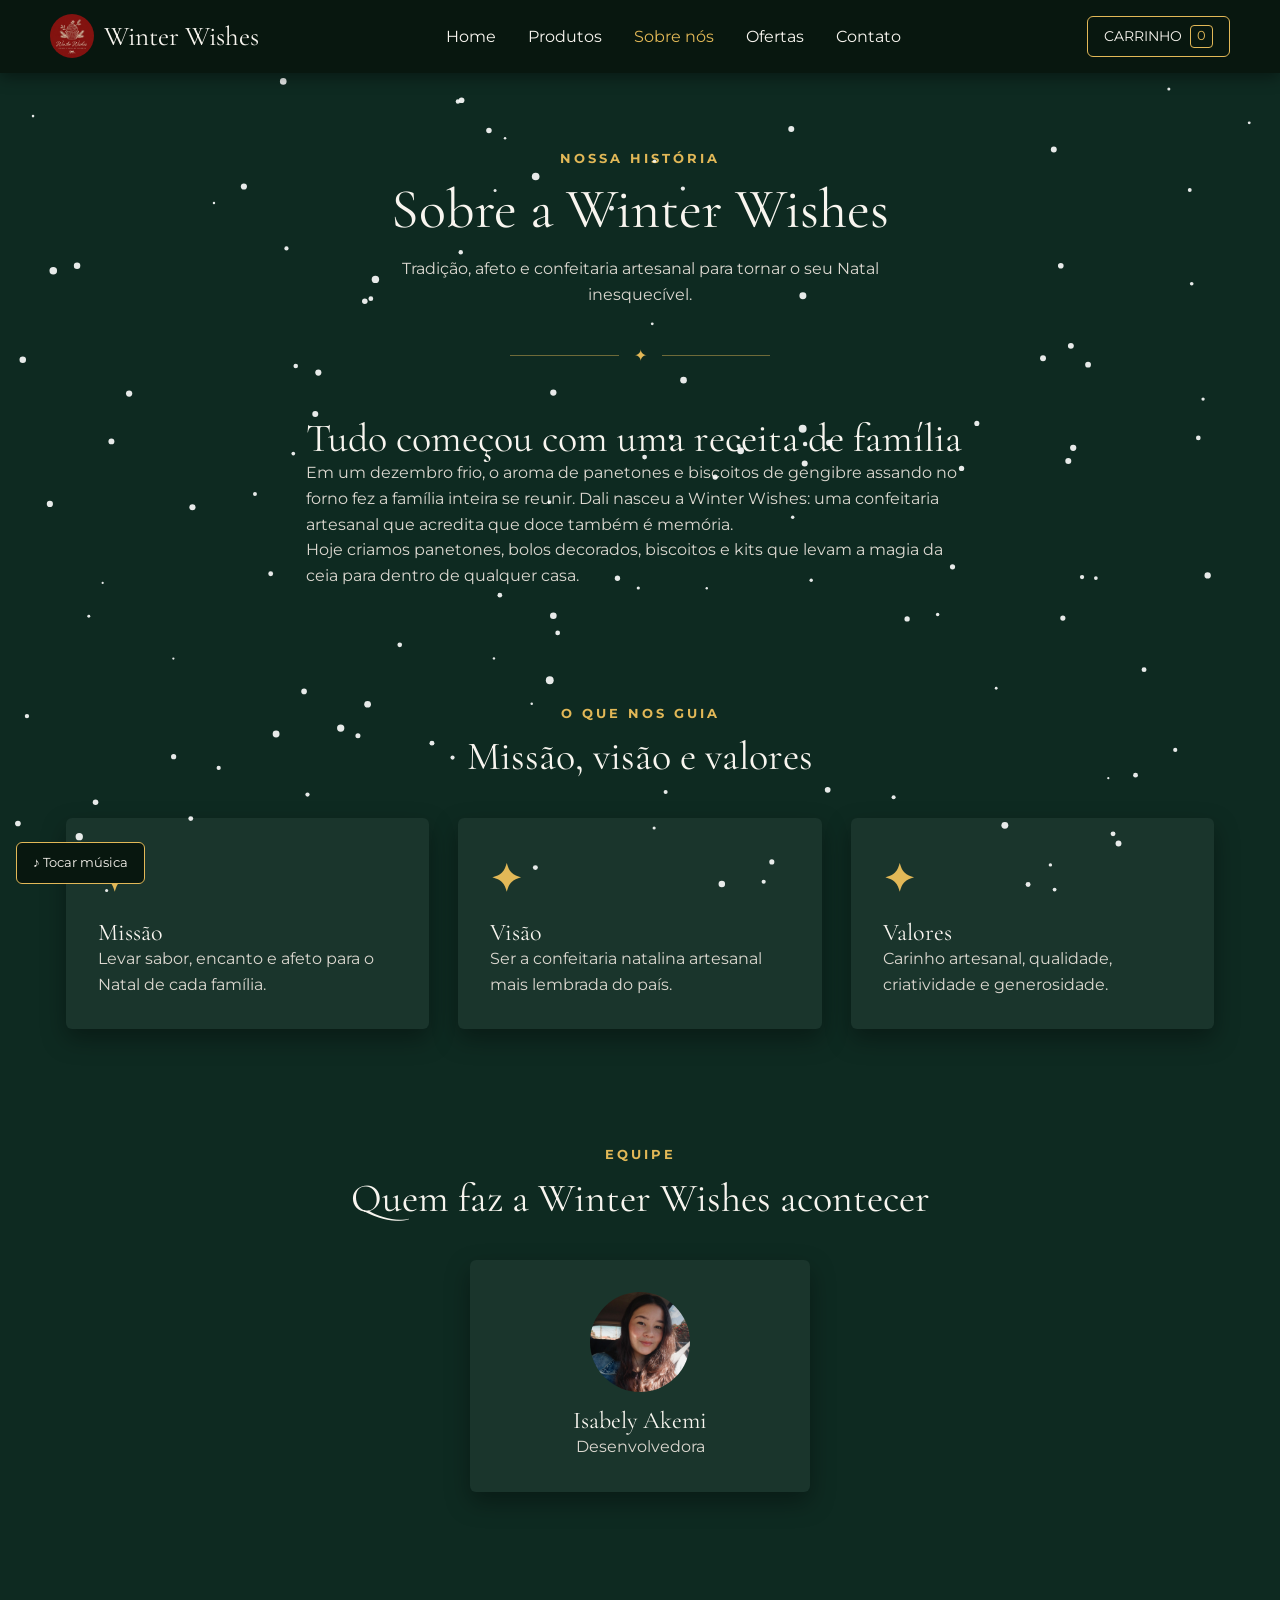
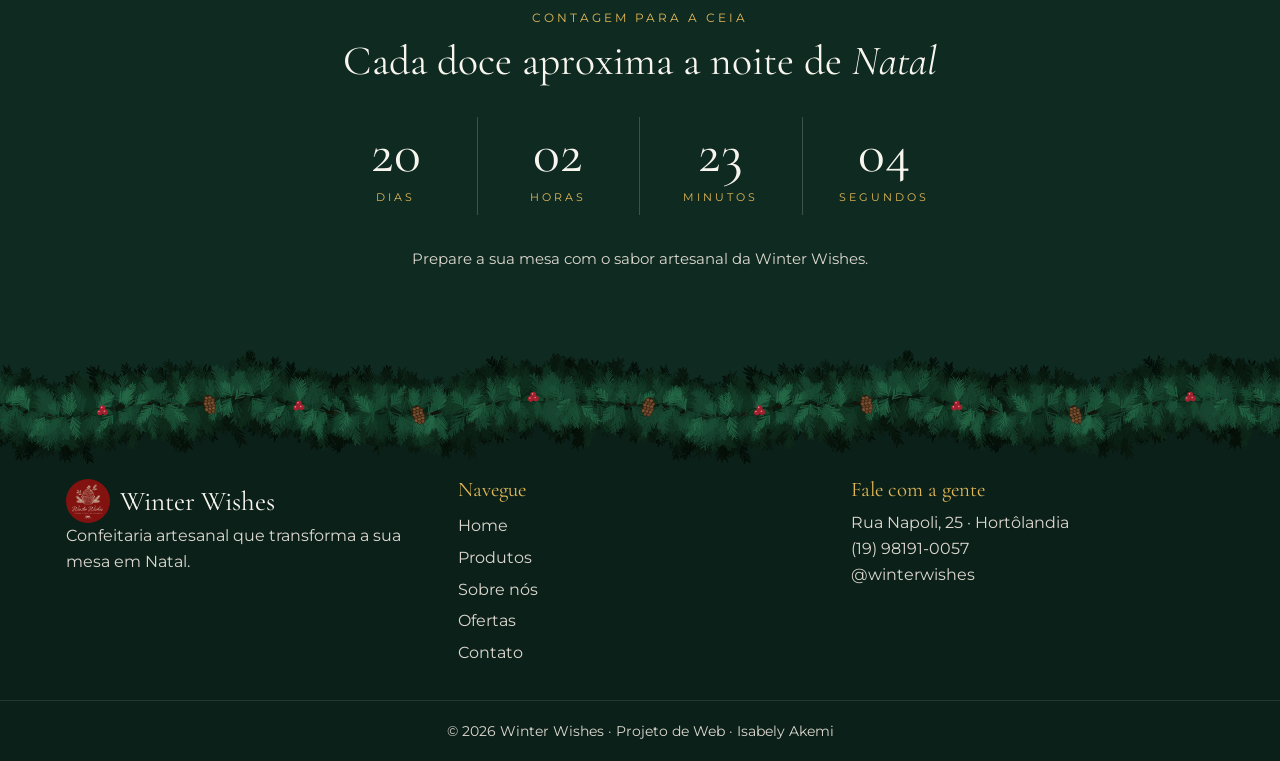
<file: sobre.html>
<!DOCTYPE html>
<html lang="pt-br">

<head>
  <meta charset="UTF-8">
  <meta name="viewport" content="width=device-width, initial-scale=1.0">
  <meta name="description"
    content="Winter Wishes: confeitaria artesanal natalina com panetones, bolos, biscoitos e kits.">
  <title>Winter Wishes | Sobre nós</title>
  <link rel="icon" href="img/favicon.png">
  <link rel="preconnect" href="https://fonts.googleapis.com">
  <link rel="preconnect" href="https://fonts.gstatic.com" crossorigin>
  <link
    href="https://fonts.googleapis.com/css2?family=Cormorant+Garamond:ital,wght@0,400;0,600;0,700;1,400;1,600&family=Montserrat:wght@300;400;500;600&display=swap"
    rel="stylesheet">
  <link rel="stylesheet" href="css/style.css">
  <link rel="stylesheet" href="css/responsivo.css">
</head>

<body>
  <header class="topo">
    <div class="container barra">
      <a href="index.html" class="logo" aria-label="Winter Wishes, página inicial"><img src="img/logo.png"
          alt="Logo Winter Wishes" class="logo-img">Winter Wishes</a>
      <nav class="menu" id="menu" aria-label="Menu principal">
        <a href="index.html">Home</a>
        <a href="produtos.html">Produtos</a>
        <a href="sobre.html" class="ativo">Sobre nós</a>
        <a href="ofertas.html">Ofertas</a>
        <a href="contato.html">Contato</a>
      </nav>
      <div class="acoes">
        <button class="btn-carrinho" id="abrir-carrinho" aria-label="Abrir carrinho">Carrinho <span
            id="qtd-carrinho">0</span></button>
        <button class="btn-menu" id="btn-menu" aria-label="Abrir menu"
          aria-expanded="false"><i></i><i></i><i></i></button>
      </div>
    </div>
  </header>
  <main>
    <section class="pagina-topo">
      <div class="container">
        <span class="selo">Nossa história</span>
        <h1>Sobre a Winter Wishes</h1>
        <p>Tradição, afeto e confeitaria artesanal para tornar o seu Natal inesquecível.</p>
        <div class="divisor-natal" aria-hidden="true"><span>✦</span></div>
      </div>
    </section>
    <section class="sem-topo">
      <div class="container texto-simples">
        <article class="revelar">
          <h2>Tudo começou com uma receita de família</h2>
          <p>Em um dezembro frio, o aroma de panetones e biscoitos de gengibre assando no forno fez a família inteira se
            reunir. Dali nasceu a Winter Wishes: uma confeitaria artesanal que acredita que doce também é memória.</p>
          <p>Hoje criamos panetones, bolos decorados, biscoitos e kits que levam a magia da ceia para dentro de qualquer
            casa.</p>
        </article>
      </div>
    </section>
    <section>
      <div class="container">
        <div class="cabecalho-secao revelar">
          <span class="selo">O que nos guia</span>
          <h2>Missão, visão e valores</h2>
        </div>
        <div class="chamadas">
          <article class="chamada revelar"><b>✦</b>
            <h3>Missão</h3>
            <p>Levar sabor, encanto e afeto para o Natal de cada família.</p>
          </article>
          <article class="chamada revelar"><b>✦</b>
            <h3>Visão</h3>
            <p>Ser a confeitaria natalina artesanal mais lembrada do país.</p>
          </article>
          <article class="chamada revelar"><b>✦</b>
            <h3>Valores</h3>
            <p>Carinho artesanal, qualidade, criatividade e generosidade.</p>
          </article>
        </div>
      </div>
    </section>
    <section>
      <div class="container">
        <div class="cabecalho-secao revelar">
          <span class="selo">Equipe</span>
          <h2>Quem faz a Winter Wishes acontecer</h2>
        </div>
        <div class="equipe equipe-unica">
          <article class="membro revelar">
            <img src="img/desenvolvedora.jpeg" alt="Foto da desenvolvedora Isabely Akemi" class="avatar-foto">
            <h3>Isabely Akemi</h3>
            <p>Desenvolvedora</p>
          </article>
        </div>
      </div>
    </section>
    <section>
      <div class="container">
        <div class="bloco-contagem revelar">
          <span class="selo-contagem">Contagem para a ceia</span>
          <h2 class="titulo-contagem">Cada doce aproxima a noite de <em>Natal</em></h2>
          <div class="contagem" id="contagem">
            <div class="tempo"><b id="c-dias">00</b><span>dias</span></div>
            <div class="tempo"><b id="c-horas">00</b><span>horas</span></div>
            <div class="tempo"><b id="c-min">00</b><span>minutos</span></div>
            <div class="tempo"><b id="c-seg">00</b><span>segundos</span></div>
          </div>
          <p class="legenda-contagem">Prepare a sua mesa com o sabor artesanal da Winter Wishes.</p>
        </div>
      </div>
    </section>
  </main>
  <footer class="rodape">
    <div class="container rodape-grade">
      <div>
        <a href="index.html" class="logo"><img src="img/logo.png" alt="Logo Winter Wishes" class="logo-img">Winter
          Wishes</a>
        <p>Confeitaria artesanal que transforma a sua mesa em Natal.</p>
      </div>
      <nav aria-label="Rodapé">
        <h3>Navegue</h3>
        <a href="index.html">Home</a>
        <a href="produtos.html">Produtos</a>
        <a href="sobre.html">Sobre nós</a>
        <a href="ofertas.html">Ofertas</a>
        <a href="contato.html">Contato</a>
      </nav>
      <div>
        <h3>Fale com a gente</h3>
        <p>Rua Napoli, 25 · Hortôlandia</p>
        <p>(19) 98191-0057</p>
        <p>@winterwishes</p>
      </div>
    </div>
    <p class="direitos">&copy; 2026 Winter Wishes · Projeto de Web · Isabely Akemi</p>
  </footer>
  <canvas id="neve" aria-hidden="true"></canvas>
  <button class="flutuante musica" id="btn-musica" aria-label="Ligar ou desligar a música">♪ Tocar música</button>
  <button class="flutuante topo-btn" id="topo" aria-label="Voltar ao topo">↑</button>
  <script src="js/produtos.js"></script>
  <script src="js/script.js"></script>
</body>

</html>
</file>
<file: css/style.css>
:root {
  --noite: #08170F;
  --floresta: #0E2A21;
  --musgo: #17402F;
  --ouro: #E2B857;
  --neve: #F8F5EF;
  --gelo: #B9D2E6;
  --titulo: "Cormorant Garamond", serif;
  --texto: "Montserrat", sans-serif;
  --raio: 6px;
}

* {
  box-sizing: border-box;
  margin: 0;
  padding: 0;
}

body {
  font-family: var(--texto);
  background: var(--floresta);
  color: var(--neve);
  line-height: 1.6;
  overflow-x: hidden;
}

img { max-width: 100%; display: block; }
a { color: inherit; text-decoration: none; }
button { font: inherit; color: inherit; border: 0; cursor: pointer; }

h1, h2, h3 {
  font-family: var(--titulo);
  font-weight: 400;
  line-height: 1.1;
}

h1 { font-size: 3.5rem; }
h2 { font-size: 2.5rem; }
h3 { font-size: 1.5rem; }
p { color: #dcd8d0; }
section { padding: 3.5rem 0; }

.container {
  max-width: 1180px;
  margin: 0 auto;
  padding: 0 1rem;
}

.selo {
  display: inline-block;
  color: var(--ouro);
  font-size: 0.8rem;
  font-weight: bold;
  letter-spacing: 3px;
  text-transform: uppercase;
  margin-bottom: 0.6rem;
}

.topo {
  position: sticky;
  top: 0;
  z-index: 50;
  background: var(--noite);
  box-shadow: 0 4px 15px rgba(0, 0, 0, 0.4);
}

.barra { display: flex; align-items: center; justify-content: space-between; padding: 0.9rem 0; }
.logo { display: flex; align-items: center; gap: 10px; font-family: var(--titulo); font-size: 1.7rem; }
.logo-img { width: 44px; height: 44px; border-radius: 50%; object-fit: cover; }

.menu a { padding: 0.5rem 1rem; border-radius: var(--raio); transition: 0.3s; }
.menu a:hover { background: rgba(255, 255, 255, 0.08); }
.menu a.ativo { color: var(--ouro); }

.acoes { display: flex; align-items: center; gap: 10px; }

.btn-carrinho {
  display: flex;
  gap: 8px;
  align-items: center;
  background: transparent;
  color: var(--neve);
  border: 1px solid var(--ouro);
  padding: 0.5rem 1rem;
  border-radius: var(--raio);
  font-size: 0.85rem;
  text-transform: uppercase;
  transition: 0.3s;
}

.btn-carrinho:hover { background: rgba(226, 184, 87, 0.15); color: var(--ouro); }
.btn-carrinho span { color: var(--ouro); border: 1px solid var(--ouro); border-radius: 4px; padding: 0 6px; font-size: 0.8rem; }

.btn-menu { display: flex; flex-direction: column; gap: 5px; background: none; padding: 8px; }
.btn-menu i { display: block; width: 24px; height: 2px; background: var(--neve); }

.botao {
  display: inline-block;
  background: transparent;
  color: var(--neve);
  border: 1px solid var(--ouro);
  padding: 0.8rem 1.6rem;
  border-radius: var(--raio);
  font-size: 0.85rem;
  text-transform: uppercase;
  letter-spacing: 1px;
  transition: 0.3s;
}

.botao:hover { background: rgba(226, 184, 87, 0.15); color: var(--ouro); }
.botao.vazado { border-color: rgba(248, 245, 239, 0.5); }

.hero {
  min-height: 85vh;
  display: flex;
  align-items: center;
  justify-content: center;
  text-align: center;
  padding: 4rem 1rem;
  background: linear-gradient(rgba(8, 23, 15, 0.5), rgba(8, 23, 15, 0.7)), url("../img/banners/natal.jpg") center / cover no-repeat;
}

.hero-texto { max-width: 720px; }
.hero-texto p { font-size: 1.1rem; margin: 1.2rem auto 2rem; max-width: 560px; }
.hero-botoes { display: flex; flex-wrap: wrap; gap: 1rem; justify-content: center; }

.cabecalho-secao { text-align: center; margin-bottom: 2.5rem; }
.cabecalho-secao p { max-width: 520px; margin: 0.8rem auto 0; }

.slider { position: relative; border-radius: var(--raio); background: rgba(255, 255, 255, 0.04); box-shadow: 0 10px 30px rgba(0, 0, 0, 0.4); }
.slide { display: none; padding: 2.5rem 1.5rem 5rem; gap: 2rem; align-items: center; }
.slide.ativo { display: grid; }
.slide-texto p { margin: 1rem 0; max-width: 440px; }
.slide-preco { display: flex; align-items: baseline; gap: 12px; margin: 0.5rem 0 1.5rem; }
.slide-preco s { color: var(--gelo); }
.slide-preco strong { font-size: 2rem; color: var(--ouro); }
.slide-foto { width: 300px; height: 240px; margin: 0 auto; object-fit: cover; border-radius: var(--raio); }

.slider-controles { position: absolute; left: 0; right: 0; bottom: 1.2rem; display: flex; justify-content: center; align-items: center; gap: 1rem; }
.slider-controles button { width: 36px; height: 36px; border-radius: var(--raio); background: transparent; border: 1px solid var(--ouro); font-size: 1.3rem; }
.pontos { display: flex; gap: 8px; }
.pontos button { width: 10px; height: 10px; padding: 0; border: 1px solid var(--ouro); background: transparent; }
.pontos button.ativo { width: 26px; background: var(--ouro); }

.grade-produtos, .chamadas, .ofertas, .equipe, .filtros, .duas-colunas, .rodape-grade {
  display: grid;
  grid-template-columns: 1fr;
  gap: 1.8rem;
}

.card, .oferta {
  display: flex;
  flex-direction: column;
  border-radius: var(--raio);
  background: var(--noite);
  padding: 0.8rem;
  box-shadow: 0 10px 25px rgba(0, 0, 0, 0.4);
  transition: 0.3s;
}

.card:hover { transform: translateY(-5px); }
.arco { width: 100%; height: 230px; overflow: hidden; border-radius: 4px; background: var(--musgo); }
.arco img { width: 100%; height: 100%; object-fit: cover; transition: 0.5s; }
.card:hover .arco img { transform: scale(1.06); }
.card-corpo { display: flex; flex: 1; flex-direction: column; gap: 6px; padding: 1rem 0.5rem 0.4rem; }
.card-corpo small { color: var(--ouro); font-size: 0.72rem; font-weight: bold; text-transform: uppercase; letter-spacing: 2px; }
.card-corpo p { font-size: 0.92rem; flex: 1; }
.card-rodape { display: flex; align-items: center; justify-content: space-between; margin-top: 10px; }
.card-rodape strong { font-size: 1.5rem; color: var(--ouro); }
.btn-comprar { width: 40px; height: 40px; border-radius: var(--raio); background: transparent; border: 1px solid var(--ouro); color: var(--ouro); font-size: 1.4rem; transition: 0.3s; }
.btn-comprar:hover { background: rgba(226, 184, 87, 0.15); }
.vazio { grid-column: 1 / -1; text-align: center; padding: 2rem; }

.chamada, .membro, .info-contato {
  padding: 2rem;
  border-radius: var(--raio);
  background: rgba(255, 255, 255, 0.05);
  box-shadow: 0 10px 25px rgba(0, 0, 0, 0.35);
}

.chamada b { display: block; font-family: var(--titulo); font-size: 2.4rem; color: var(--ouro); margin-bottom: 8px; }

.pagina-topo { padding: 4.5rem 0 1.5rem; text-align: center; }
.pagina-topo p { max-width: 560px; margin: 1rem auto 0; }
.sem-topo { padding-top: 1.5rem; }
.texto-simples { max-width: 700px; }

.divisor-natal { display: flex; align-items: center; justify-content: center; gap: 15px; max-width: 260px; margin: 2.2rem auto 0; color: var(--ouro); }
.divisor-natal::before, .divisor-natal::after { content: ""; flex: 1; height: 1px; background: rgba(226, 184, 87, 0.45); }

.campo { display: flex; flex-direction: column; gap: 6px; font-size: 0.85rem; font-weight: bold; color: var(--gelo); }
input, select, textarea { font: inherit; width: 100%; padding: 0.8rem; color: var(--neve); background: rgba(255, 255, 255, 0.06); border: 1px solid rgba(185, 210, 230, 0.3); border-radius: var(--raio); }
select option { color: #000; }
.contador { margin: 1rem 0 1.5rem; color: var(--gelo); }

.fundo { position: fixed; top: 0; left: 0; width: 100%; height: 100%; z-index: 90; background: rgba(0, 0, 0, 0.6); }
.gaveta { position: fixed; top: 0; right: 0; z-index: 100; display: flex; flex-direction: column; width: 100%; max-width: 400px; height: 100%; background: var(--floresta); border-left: 1px solid var(--ouro); transform: translateX(100%); transition: 0.3s; }
.gaveta.aberta { transform: none; }
.gaveta-topo { display: flex; align-items: center; justify-content: space-between; padding: 1.2rem; border-bottom: 1px solid rgba(226, 184, 87, 0.25); }
.gaveta-lista { flex: 1; overflow-y: auto; padding: 1rem 1.2rem; }
.item-carrinho { display: flex; justify-content: space-between; align-items: center; flex-wrap: wrap; gap: 8px; padding: 1rem 0; border-bottom: 1px solid rgba(255, 255, 255, 0.1); }
.item-carrinho h3 { width: 100%; font-size: 1.2rem; }
.item-carrinho strong { color: var(--ouro); }
.quantidade { display: flex; align-items: center; gap: 10px; }
.quantidade button { width: 28px; height: 28px; border-radius: 4px; background: transparent; border: 1px solid var(--ouro); }
.gaveta-rodape { display: grid; gap: 10px; padding: 1.2rem; border-top: 1px solid rgba(226, 184, 87, 0.25); }
.gaveta-rodape p { display: flex; justify-content: space-between; font-size: 1.2rem; }
.gaveta-rodape strong { color: var(--ouro); }
.limpar { background: none; color: var(--gelo); text-decoration: underline; }
.fechar { position: absolute; top: 1rem; right: 1rem; width: 36px; height: 36px; border-radius: var(--raio); background: transparent; border: 1px solid var(--ouro); font-size: 1.4rem; }
.gaveta-topo .fechar { position: static; }

.modal { position: fixed; top: 0; left: 0; width: 100%; height: 100%; z-index: 110; display: flex; align-items: center; justify-content: center; padding: 1rem; background: rgba(0, 0, 0, 0.75); }
.modal[hidden], .fundo[hidden] { display: none; }
.modal-caixa { position: relative; display: grid; grid-template-columns: 1fr; width: 100%; max-width: 800px; border-radius: var(--raio); background: var(--floresta); overflow: hidden; }
.modal-arte { min-height: 240px; background: var(--musgo); }
.modal-arte img { width: 100%; height: 100%; object-fit: cover; }
.modal-info { display: flex; flex-direction: column; align-items: flex-start; gap: 12px; padding: 2rem; }
.modal-info small { color: var(--ouro); font-weight: bold; text-transform: uppercase; letter-spacing: 2px; }
.modal-info strong { font-size: 1.8rem; color: var(--ouro); }
.modal-info s { color: var(--gelo); font-size: 1rem; margin-right: 8px; }

.bloco-contagem { text-align: center; }
.selo-contagem { display: inline-block; color: var(--ouro); font-size: 0.75rem; letter-spacing: 3px; text-transform: uppercase; margin-bottom: 0.8rem; }
.titulo-contagem { font-size: 2.6rem; color: var(--neve); }
.contagem { display: grid; grid-template-columns: repeat(4, 1fr); max-width: 650px; margin: 2rem auto; }
.tempo { border-right: 1px solid rgba(248, 245, 239, 0.2); padding: 0.5rem; }
.tempo:last-child { border-right: 0; }
.tempo b { display: block; font-family: var(--titulo); font-size: 3.5rem; font-weight: 400; line-height: 1; }
.tempo span { display: block; margin-top: 8px; font-size: 0.7rem; color: var(--ouro); letter-spacing: 3px; text-transform: uppercase; }
.legenda-contagem { font-size: 0.95rem; margin: 1.5rem auto 0; }

.oferta { position: relative; align-items: flex-start; gap: 10px; padding: 1.4rem; }
.oferta p { flex: 1; }
.oferta [data-detalhe] { cursor: pointer; }
.oferta-foto { width: 100%; height: 210px; object-fit: cover; border-radius: 4px; }
.oferta s { color: var(--gelo); }
.oferta strong { font-size: 1.8rem; color: var(--ouro); }
.oferta .botao.btn-comprar { width: auto; height: auto; padding: 0.8rem 1.4rem; font-size: 0.82rem; color: var(--neve); }
.etiqueta { position: absolute; top: -12px; right: 1.2rem; padding: 4px 12px; background: var(--noite); color: var(--ouro); font-size: 0.8rem; font-weight: bold; border-radius: var(--raio); }

.equipe.equipe-unica { display: flex; justify-content: center; }
.membro { text-align: center; width: 100%; max-width: 340px; }
.avatar-foto { width: 100px; height: 100px; margin: 0 auto 1rem; border-radius: 50%; object-fit: cover; }

.formulario { display: grid; gap: 1rem; }
.erro { min-height: 1em; color: #ff8a98; font-weight: normal; }
.campo.invalido input, .campo.invalido textarea { border-color: #ff8a98; }
.mensagem-form.ok { color: #7be0a6; font-weight: bold; }
.info-contato p { margin-top: 1rem; }
.info-contato b { display: block; color: var(--ouro); font-size: 0.78rem; text-transform: uppercase; letter-spacing: 2px; }

.rodape { position: relative; margin-top: 5rem; padding-top: 4.5rem; background: rgba(0, 0, 0, 0.25); }
.rodape::before {
  content: "";
  position: absolute;
  top: -58px;
  left: 0;
  right: 0;
  height: 115px;
  background: url("../img/banners/guirlanda-natal.svg") repeat-x center / auto 115px;
  pointer-events: none;
}
.rodape h3 { font-size: 1.3rem; color: var(--ouro); margin-bottom: 8px; }
.rodape nav a { display: block; padding: 3px 0; color: #dcd8d0; }
.rodape nav a:hover { color: var(--ouro); }
.direitos { margin-top: 2rem; padding: 1.2rem; text-align: center; font-size: 0.85rem; border-top: 1px solid rgba(255, 255, 255, 0.1); }

#neve { position: fixed; top: 0; left: 0; z-index: 40; width: 100%; height: 100%; pointer-events: none; }
.flutuante { position: fixed; bottom: 1rem; z-index: 60; padding: 0.6rem 1rem; border-radius: var(--raio); background: var(--noite); border: 1px solid var(--ouro); color: var(--neve); font-size: 0.82rem; }
.musica { left: 1rem; }
.musica.tocando { color: var(--ouro); }
.topo-btn { right: 1rem; display: none; width: 44px; height: 44px; padding: 0; font-size: 1.2rem; }
</file>
<file: css/responsivo.css>
.menu {
  display: none;
  position: absolute;
  top: 100%;
  left: 0;
  right: 0;
  flex-direction: column;
  padding: 1rem;
  background: var(--noite);
}

.menu.aberto { display: flex; }

@media (min-width: 600px) {
  .grade-produtos, .ofertas, .duas-colunas, .modal-caixa { grid-template-columns: repeat(2, 1fr); }
  .chamadas, .equipe, .filtros, .rodape-grade { grid-template-columns: repeat(3, 1fr); }
  .slide.ativo { grid-template-columns: 1.3fr 1fr; padding: 3.5rem 3rem 5rem; }
}

@media (min-width: 992px) {
  .grade-produtos { grid-template-columns: repeat(4, 1fr); }
  .ofertas { grid-template-columns: repeat(3, 1fr); }
  .menu { display: flex; position: static; flex-direction: row; padding: 0; background: none; }
  .btn-menu { display: none; }
}
</file>
